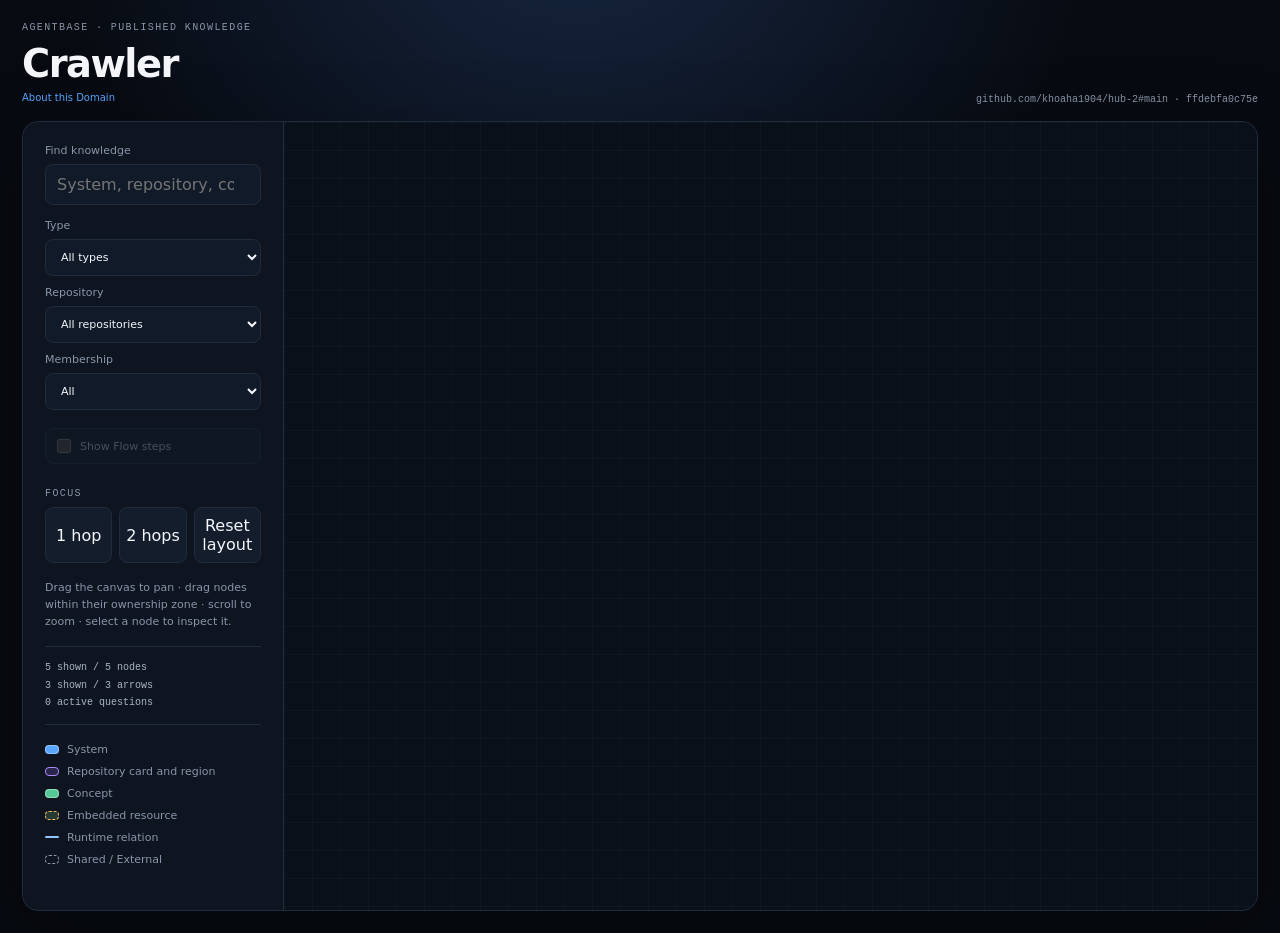
<file: crawler-c0/index.html>
<!doctype html>
<html lang="en">
<head>
  <meta charset="utf-8">
  <meta name="viewport" content="width=device-width,initial-scale=1">
  <meta http-equiv="Content-Security-Policy" content="default-src 'self'; script-src 'self'; style-src 'self'; connect-src 'self'; img-src 'self' data:; object-src 'none'; base-uri 'none'">
  <title>AgentBase Domain Map</title>
  <link rel="stylesheet" href="assets/app.css?build=6-ffdebfa0c75e28d050f98c53872717b059e1aa14">
</head>
<body>
  <main class="shell">
    <header class="topbar">
      <div>
        <p class="eyebrow">AgentBase · Published knowledge</p>
        <h1 id="domain-title">Domain map</h1>
        <button id="domain-details" class="text-button" type="button">About this Domain</button>
      </div>
      <div class="snapshot" id="snapshot"></div>
    </header>
    <section class="workspace">
      <aside class="controls" aria-label="Map controls">
        <label class="search-label" for="search">Find knowledge</label>
        <input id="search" type="search" placeholder="System, repository, component…" autocomplete="off">
        <div class="control-grid">
          <label>Type<select id="type-filter"><option value="all">All types</option></select></label>
          <label>Repository<select id="repository-filter"><option value="all">All repositories</option></select></label>
          <label>Membership<select id="membership-filter"><option value="all">All</option><option value="primary">Primary</option><option value="boundary">Boundary</option></select></label>
        </div>
        <label class="toggle"><input id="flow-toggle" type="checkbox"> Show Flow steps</label>
        <p class="section-label">Focus</p>
        <div class="button-row">
          <button id="focus-one" type="button">1 hop</button>
          <button id="focus-two" type="button">2 hops</button>
          <button id="reset" type="button">Reset layout</button>
        </div>
        <p class="hint">Drag the canvas to pan · drag nodes within their ownership zone · scroll to zoom · select a node to inspect it.</p>
        <div id="stats" class="stats" aria-live="polite"></div>
        <div class="legend" aria-label="Map legend">
          <span><i class="swatch system"></i>System</span>
          <span><i class="swatch repository"></i>Repository card and region</span>
          <span><i class="swatch concept"></i>Concept</span>
          <span><i class="swatch embedded"></i>Embedded resource</span>
          <span><i class="swatch runtime"></i>Runtime relation</span>
          <span><i class="swatch boundary"></i>Shared / External</span>
        </div>
      </aside>
      <section class="stage" aria-label="Interactive 2D Domain knowledge map">
        <div id="graph" role="img" aria-label="Published Domain concepts and accepted relations" tabindex="0"></div>
        <div id="fallback" class="fallback" hidden>
          <h2>Knowledge map unavailable</h2>
          <p>The Published snapshot remains available in <code>data/domain.json</code>.</p>
        </div>
      </section>
      <aside class="details" aria-live="polite">
        <div class="details-heading">
          <p class="section-label">Selection</p>
          <button id="close-details" class="icon-button" type="button" aria-label="Close node details">×</button>
        </div>
        <h2 id="detail-title">Choose a node</h2>
        <p id="detail-type" class="detail-type">Published concept details appear here.</p>
        <p id="detail-description" class="detail-description"></p>
        <button id="view-document" class="primary-button" type="button" disabled>View document</button>
        <div id="detail-meta"></div>
      </aside>
    </section>
  </main>
  <dialog id="document-dialog" aria-labelledby="document-title">
    <form method="dialog" class="document-card">
      <div class="details-heading">
        <p class="section-label">Published document overview</p>
        <button class="icon-button" type="submit" aria-label="Close document overview">×</button>
      </div>
      <h2 id="document-title">Document overview</h2>
      <p id="document-type" class="detail-type"></p>
      <p id="document-description" class="detail-description"></p>
      <div id="document-meta"></div>
      <p class="dialog-note">This is a bounded overview from the Published snapshot. Read the exact Markdown concept through MCP when full content is needed.</p>
    </form>
  </dialog>
  <script src="assets/cytoscape.min.js?build=6-ffdebfa0c75e28d050f98c53872717b059e1aa14"></script>
  <script type="module" src="assets/app.js?build=6-ffdebfa0c75e28d050f98c53872717b059e1aa14"></script>
</body>
</html>
</file>
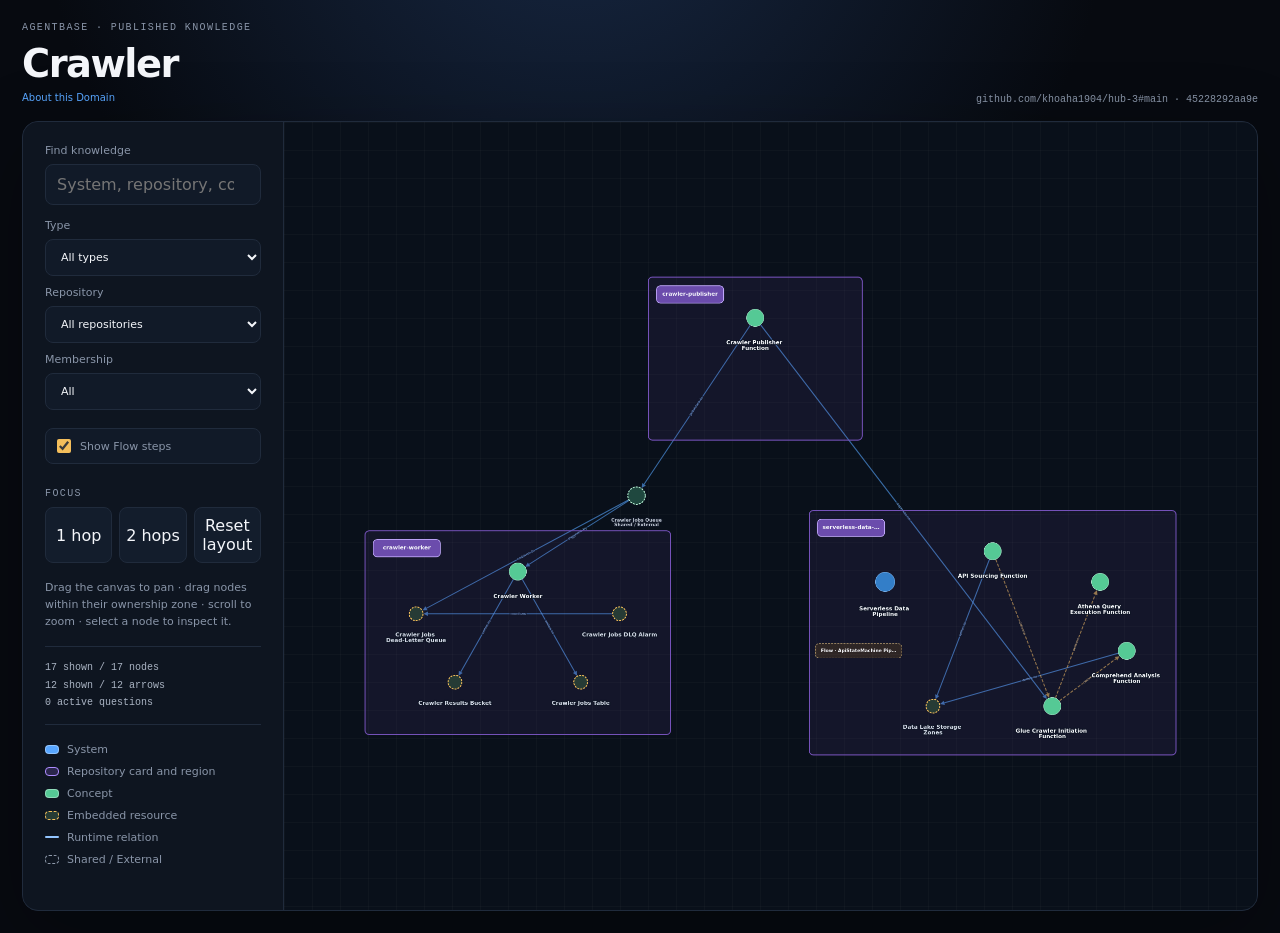
<file: crawler/index.html>
<!doctype html>
<html lang="en">
<head>
  <meta charset="utf-8">
  <meta name="viewport" content="width=device-width,initial-scale=1">
  <meta http-equiv="Content-Security-Policy" content="default-src 'self'; script-src 'self'; style-src 'self'; connect-src 'self'; img-src 'self' data:; object-src 'none'; base-uri 'none'">
  <title>AgentBase Domain Map</title>
  <link rel="stylesheet" href="assets/app.css?build=7-45228292aa9ed56ebeb1e42a5216cf6a07133a3c">
</head>
<body>
  <main class="shell">
    <header class="topbar">
      <div>
        <p class="eyebrow">AgentBase · Published knowledge</p>
        <h1 id="domain-title">Domain map</h1>
        <button id="domain-details" class="text-button" type="button">About this Domain</button>
      </div>
      <div class="snapshot" id="snapshot"></div>
    </header>
    <section class="workspace">
      <aside class="controls" aria-label="Map controls">
        <label class="search-label" for="search">Find knowledge</label>
        <input id="search" type="search" placeholder="System, repository, component…" autocomplete="off">
        <div class="control-grid">
          <label>Type<select id="type-filter"><option value="all">All types</option></select></label>
          <label>Repository<select id="repository-filter"><option value="all">All repositories</option></select></label>
          <label>Membership<select id="membership-filter"><option value="all">All</option><option value="primary">Primary</option><option value="boundary">Boundary</option></select></label>
        </div>
        <label class="toggle"><input id="flow-toggle" type="checkbox" checked> Show Flow steps</label>
        <p class="section-label">Focus</p>
        <div class="button-row">
          <button id="focus-one" type="button">1 hop</button>
          <button id="focus-two" type="button">2 hops</button>
          <button id="reset" type="button">Reset layout</button>
        </div>
        <p class="hint">Drag the canvas to pan · drag nodes within their ownership zone · scroll to zoom · select a node to inspect it.</p>
        <div id="stats" class="stats" aria-live="polite"></div>
        <div class="legend" aria-label="Map legend">
          <span><i class="swatch system"></i>System</span>
          <span><i class="swatch repository"></i>Repository card and region</span>
          <span><i class="swatch concept"></i>Concept</span>
          <span><i class="swatch embedded"></i>Embedded resource</span>
          <span><i class="swatch runtime"></i>Runtime relation</span>
          <span><i class="swatch boundary"></i>Shared / External</span>
        </div>
      </aside>
      <section class="stage" aria-label="Interactive 2D Domain knowledge map">
        <div id="graph" role="img" aria-label="Published Domain concepts and accepted relations" tabindex="0"></div>
        <div id="fallback" class="fallback" hidden>
          <h2>Knowledge map unavailable</h2>
          <p>The Published snapshot remains available in <code>data/domain.json</code>.</p>
        </div>
      </section>
      <aside class="details" aria-live="polite">
        <div class="details-heading">
          <p class="section-label">Selection</p>
          <button id="close-details" class="icon-button" type="button" aria-label="Close node details">×</button>
        </div>
        <h2 id="detail-title">Choose a node</h2>
        <p id="detail-type" class="detail-type">Published concept details appear here.</p>
        <p id="detail-description" class="detail-description"></p>
        <button id="view-document" class="primary-button" type="button" disabled>View document</button>
        <div id="detail-meta"></div>
      </aside>
    </section>
  </main>
  <dialog id="document-dialog" aria-labelledby="document-title">
    <form method="dialog" class="document-card">
      <div class="details-heading">
        <p class="section-label">Published document overview</p>
        <button class="icon-button" type="submit" aria-label="Close document overview">×</button>
      </div>
      <h2 id="document-title">Document overview</h2>
      <p id="document-type" class="detail-type"></p>
      <p id="document-description" class="detail-description"></p>
      <div id="document-meta"></div>
      <p class="dialog-note">This is a bounded overview from the Published snapshot. Read the exact Markdown concept through MCP when full content is needed.</p>
    </form>
  </dialog>
  <script src="assets/cytoscape.min.js?build=7-45228292aa9ed56ebeb1e42a5216cf6a07133a3c"></script>
  <script type="module" src="assets/app.js?build=7-45228292aa9ed56ebeb1e42a5216cf6a07133a3c"></script>
</body>
</html>
</file>
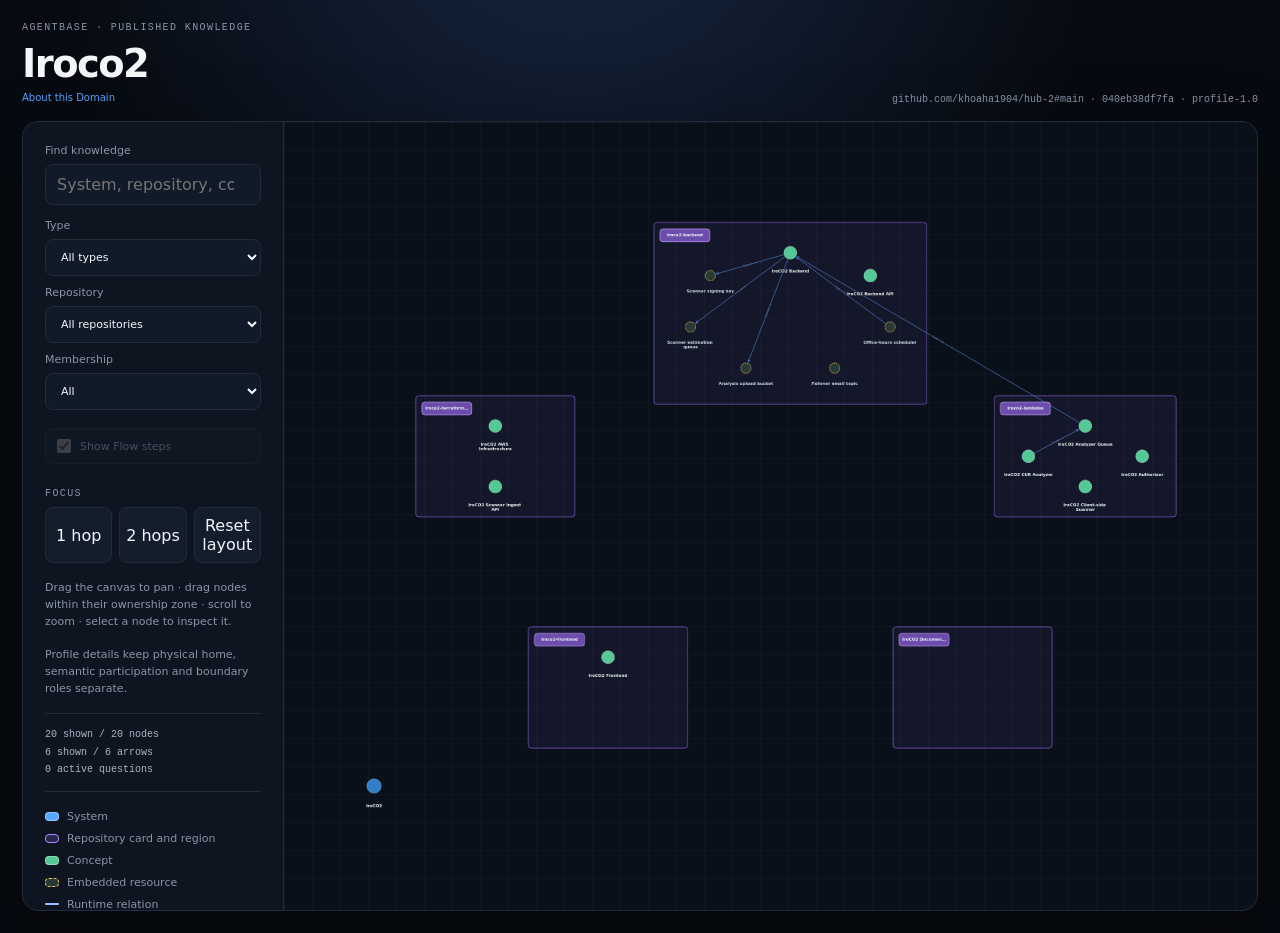
<file: iroco2/index.html>
<!doctype html>
<html lang="en">
<head>
  <meta charset="utf-8">
  <meta name="viewport" content="width=device-width,initial-scale=1">
  <meta http-equiv="Content-Security-Policy" content="default-src 'self'; script-src 'self'; style-src 'self'; connect-src 'self'; img-src 'self' data:; object-src 'none'; base-uri 'none'">
  <title>AgentBase Domain Map</title>
  <link rel="stylesheet" href="assets/app.css?build=8-040eb38df7fa83ec771f1bef96d31d286338b020">
</head>
<body>
  <main class="shell">
    <header class="topbar">
      <div>
        <p class="eyebrow">AgentBase · Published knowledge</p>
        <h1 id="domain-title">Domain map</h1>
        <button id="domain-details" class="text-button" type="button">About this Domain</button>
      </div>
      <div class="snapshot" id="snapshot"></div>
    </header>
    <section class="workspace">
      <aside class="controls" aria-label="Map controls">
        <label class="search-label" for="search">Find knowledge</label>
        <input id="search" type="search" placeholder="System, repository, component…" autocomplete="off">
        <div class="control-grid">
          <label>Type<select id="type-filter"><option value="all">All types</option></select></label>
          <label>Repository<select id="repository-filter"><option value="all">All repositories</option></select></label>
          <label>Membership<select id="membership-filter"><option value="all">All</option><option value="primary">Primary</option><option value="boundary">Boundary</option></select></label>
        </div>
        <label class="toggle"><input id="flow-toggle" type="checkbox" checked> Show Flow steps</label>
        <p class="section-label">Focus</p>
        <div class="button-row">
          <button id="focus-one" type="button">1 hop</button>
          <button id="focus-two" type="button">2 hops</button>
          <button id="reset" type="button">Reset layout</button>
        </div>
        <p class="hint">Drag the canvas to pan · drag nodes within their ownership zone · scroll to zoom · select a node to inspect it.</p>
        <p class="hint">Profile details keep physical home, semantic participation and boundary roles separate.</p>
        <div id="stats" class="stats" aria-live="polite"></div>
        <div class="legend" aria-label="Map legend">
          <span><i class="swatch system"></i>System</span>
          <span><i class="swatch repository"></i>Repository card and region</span>
          <span><i class="swatch concept"></i>Concept</span>
          <span><i class="swatch embedded"></i>Embedded resource</span>
          <span><i class="swatch runtime"></i>Runtime relation</span>
          <span><i class="swatch boundary"></i>Shared / External</span>
        </div>
      </aside>
      <section class="stage" aria-label="Interactive 2D Domain knowledge map">
        <div id="graph" role="img" aria-label="Published Domain concepts and accepted relations" tabindex="0"></div>
        <div id="fallback" class="fallback" hidden>
          <h2>Knowledge map unavailable</h2>
          <p>The Published snapshot remains available in <code>data/domain.json</code>.</p>
        </div>
      </section>
      <aside class="details" aria-live="polite">
        <div class="details-heading">
          <p class="section-label">Selection</p>
          <button id="close-details" class="icon-button" type="button" aria-label="Close node details">×</button>
        </div>
        <h2 id="detail-title">Choose a node</h2>
        <p id="detail-type" class="detail-type">Published concept details appear here.</p>
        <p id="detail-description" class="detail-description"></p>
        <button id="view-document" class="primary-button" type="button" disabled>View document</button>
        <div id="detail-meta"></div>
      </aside>
    </section>
  </main>
  <dialog id="document-dialog" aria-labelledby="document-title">
    <form method="dialog" class="document-card">
      <div class="details-heading">
        <p class="section-label">Published document overview</p>
        <button class="icon-button" type="submit" aria-label="Close document overview">×</button>
      </div>
      <h2 id="document-title">Document overview</h2>
      <p id="document-type" class="detail-type"></p>
      <p id="document-description" class="detail-description"></p>
      <div id="document-meta"></div>
      <p class="dialog-note">This is a bounded overview from the Published snapshot. Read the exact Markdown concept through MCP when full content is needed.</p>
    </form>
  </dialog>
  <script src="assets/cytoscape.min.js?build=8-040eb38df7fa83ec771f1bef96d31d286338b020"></script>
  <script type="module" src="assets/app.js?build=8-040eb38df7fa83ec771f1bef96d31d286338b020"></script>
</body>
</html>
</file>
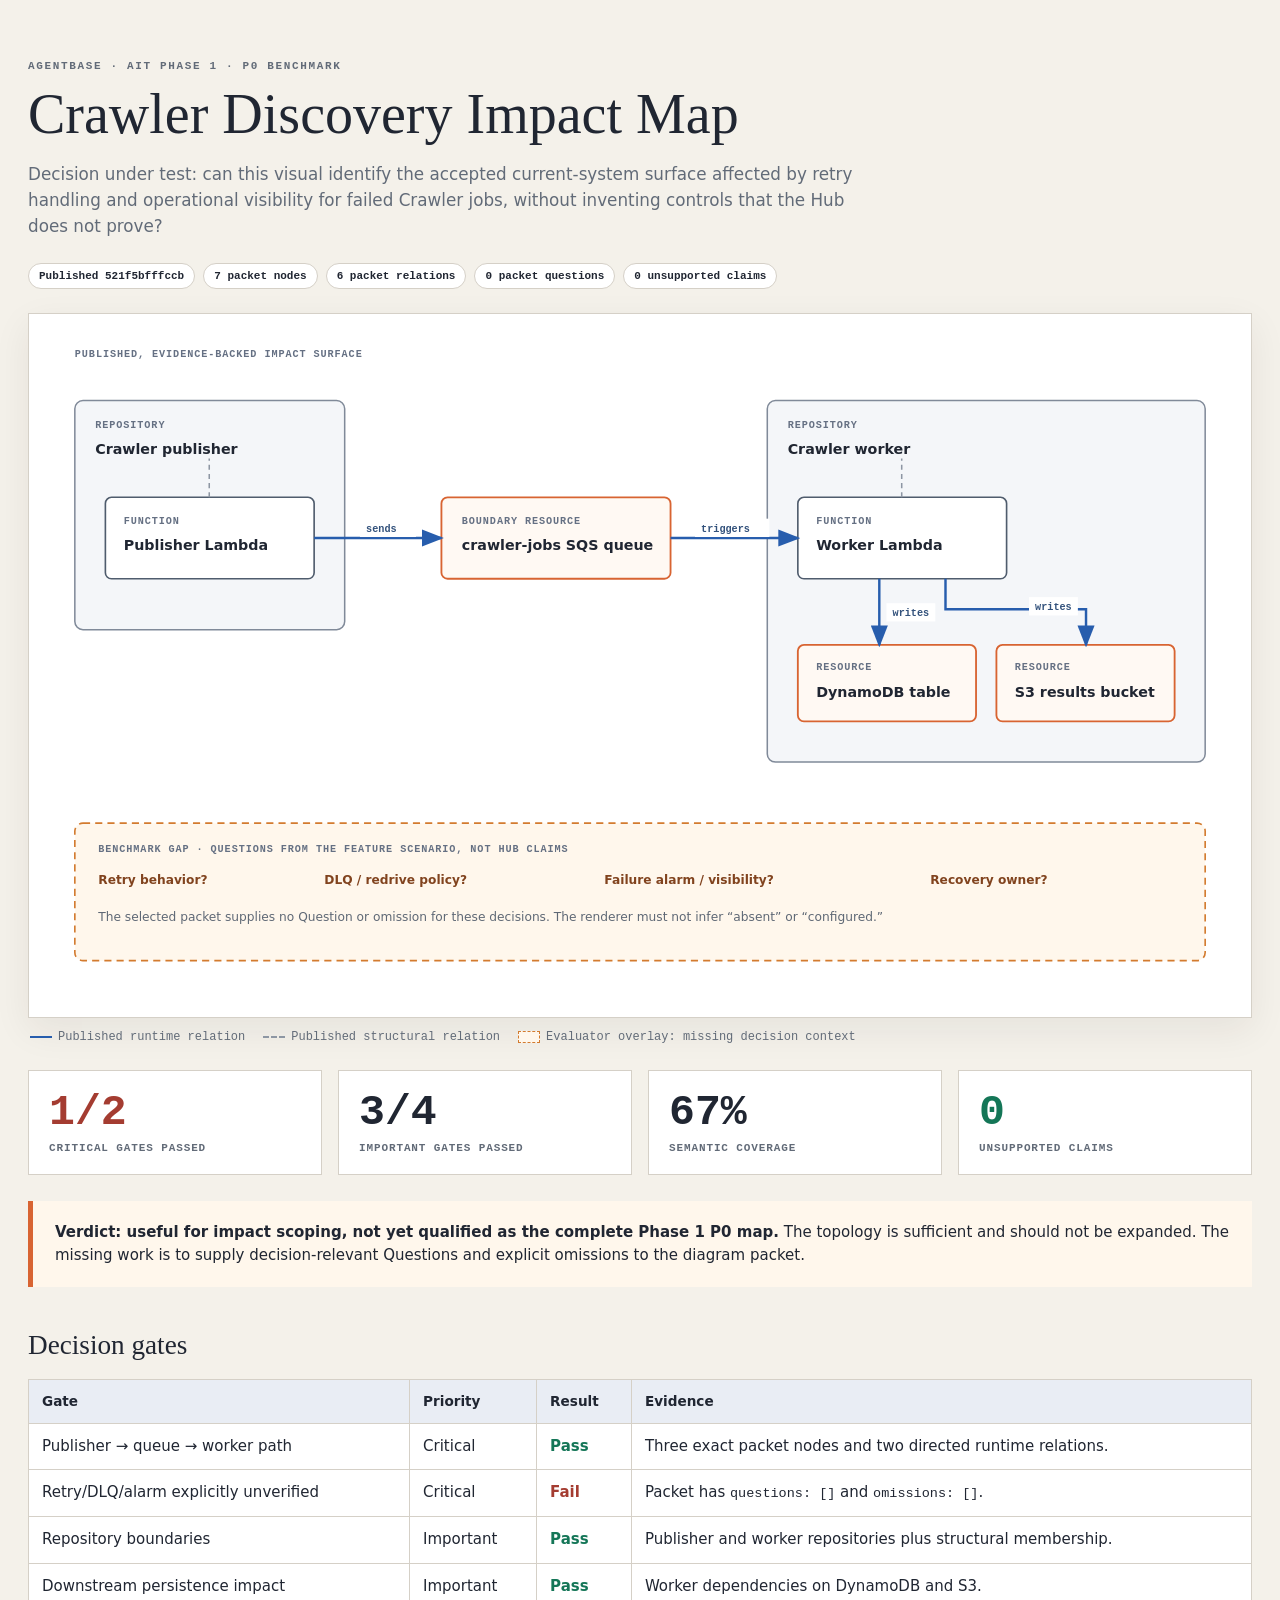
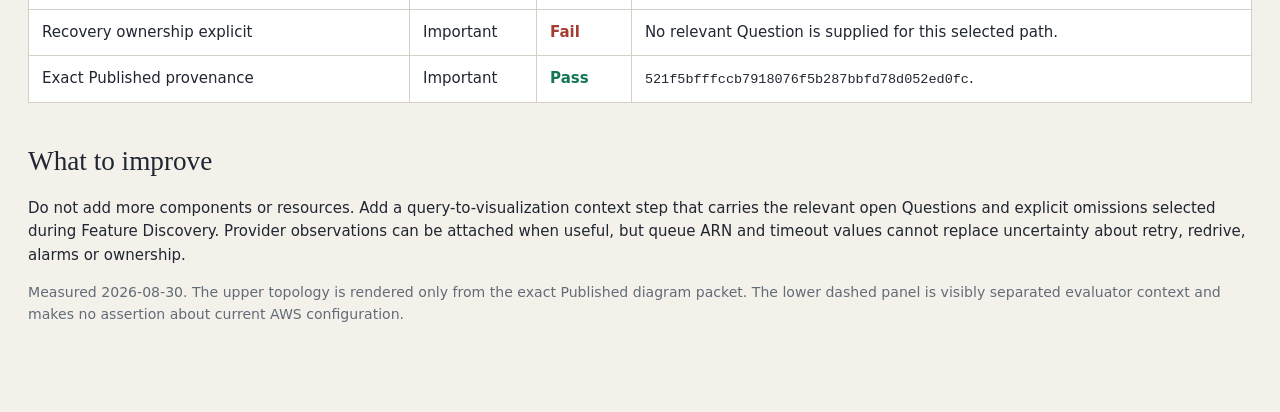
<file: review/ait-discovery-impact-521f5bf/index.html>
<!doctype html>
<html lang="en">
<head>
  <meta charset="utf-8">
  <meta name="viewport" content="width=device-width, initial-scale=1">
  <title>Crawler Discovery Impact Map · AgentBase AIT benchmark</title>
  <style>
    :root{--paper:#f4f1ea;--ink:#202632;--muted:#626b78;--blue:#275dad;--orange:#d86432;--green:#147657;--red:#a43c31;--line:#d5d0c7;--panel:#fff;--soft:#e9edf4;--warn:#fff7ec}*{box-sizing:border-box}body{margin:0;background:var(--paper);color:var(--ink);font:15px/1.55 system-ui,-apple-system,"Segoe UI",sans-serif}main{max-width:1280px;margin:auto;padding:48px 28px 72px}.eyebrow{color:var(--muted);font:700 11px/1.4 ui-monospace,monospace;letter-spacing:.15em;text-transform:uppercase}h1,h2{font-family:Georgia,"Times New Roman",serif;font-weight:400}h1{font-size:clamp(2rem,5vw,3.5rem);line-height:1.05;margin:.4rem 0 1rem}h2{font-size:1.7rem;margin:2.3rem 0 .8rem}.lede{max-width:850px;color:var(--muted);font-size:1.05rem}.meta{display:flex;flex-wrap:wrap;gap:8px;margin:24px 0}.chip{background:#fff;border:1px solid var(--line);border-radius:999px;padding:6px 10px;font:700 11px ui-monospace,monospace}.canvas{overflow-x:auto;background:#fff;border:1px solid var(--line);box-shadow:0 12px 35px #28231b12}.canvas svg{display:block;min-width:1160px;width:100%;height:auto}.repo{fill:#f4f6f9;stroke:#808a99;stroke-width:1.5}.node{fill:#fff;stroke:#4f5c6d;stroke-width:1.6}.resource{fill:#fff9f3;stroke:var(--orange);stroke-width:1.8}.gap{fill:#fff7ec;stroke:#d37b2f;stroke-width:1.6;stroke-dasharray:7 5}.runtime{fill:none;stroke:var(--blue);stroke-width:2.4}.structural{fill:none;stroke:#8d96a3;stroke-width:1.5;stroke-dasharray:5 4}.kind{fill:#657083;font:700 10px ui-monospace,monospace;letter-spacing:.09em}.title{fill:var(--ink);font:650 14px system-ui,sans-serif}.small{fill:#5f6875;font:12px system-ui,sans-serif}.edge{fill:#33527c;font:700 10px ui-monospace,monospace}.warn{fill:#81431e;font:650 12px system-ui,sans-serif}.label-bg{fill:#fff}.legend{display:flex;flex-wrap:wrap;gap:18px;margin:12px 2px;color:var(--muted);font:12px ui-monospace,monospace}.key{display:inline-block;width:22px;border-top:2px solid var(--blue);vertical-align:middle;margin-right:6px}.key.struct{border-top-style:dashed;border-color:#8d96a3}.key.gap-key{height:12px;border:1px dashed #d37b2f;background:var(--warn)}.cards{display:grid;grid-template-columns:repeat(auto-fit,minmax(220px,1fr));gap:16px;margin:26px 0}.card{background:#fff;border:1px solid var(--line);padding:20px}.number{font:700 2.7rem/1 ui-monospace,monospace}.pass{color:var(--green)}.fail{color:var(--red)}.label{margin-top:.5rem;color:var(--muted);font:700 11px ui-monospace,monospace;text-transform:uppercase;letter-spacing:.08em}table{width:100%;border-collapse:collapse;background:#fff}th,td{text-align:left;vertical-align:top;border:1px solid var(--line);padding:11px 13px}th{background:var(--soft);font-size:.85rem}.verdict{background:var(--warn);border-left:5px solid var(--orange);padding:20px 22px;margin:26px 0}.foot{color:var(--muted);font-size:.88rem}code{font-family:ui-monospace,monospace;font-size:.9em}@media(max-width:680px){main{padding:30px 16px 50px}h1{font-size:2.2rem}}
  </style>
</head>
<body>
<main>
  <p class="eyebrow">AgentBase · AIT Phase 1 · P0 benchmark</p>
  <h1>Crawler Discovery Impact Map</h1>
  <p class="lede">Decision under test: can this visual identify the accepted current-system surface affected by retry handling and operational visibility for failed Crawler jobs, without inventing controls that the Hub does not prove?</p>
  <div class="meta">
    <span class="chip">Published 521f5bfffccb</span>
    <span class="chip">7 packet nodes</span>
    <span class="chip">6 packet relations</span>
    <span class="chip">0 packet questions</span>
    <span class="chip">0 unsupported claims</span>
  </div>

  <div class="canvas">
    <svg viewBox="0 0 1200 690" xmlns="http://www.w3.org/2000/svg" role="img" aria-labelledby="map-title map-desc">
      <title id="map-title">Crawler Discovery Impact Map</title>
      <desc id="map-desc">The publisher repository sends jobs through an SQS queue to the worker repository, which persists to DynamoDB and S3. A separate benchmark gap panel identifies retry, redrive, alarm and recovery ownership questions missing from the supplied diagram packet.</desc>
      <defs>
        <marker id="arrow" markerWidth="9" markerHeight="7" refX="8" refY="3.5" orient="auto"><polygon points="0 0,9 3.5,0 7" fill="#275dad"/></marker>
      </defs>
      <rect width="1200" height="690" fill="#fff"/>
      <text class="kind" x="45" y="42">PUBLISHED, EVIDENCE-BACKED IMPACT SURFACE</text>

      <rect class="repo" x="45" y="85" width="265" height="225" rx="8"/>
      <text class="kind" x="65" y="112">REPOSITORY</text>
      <text class="title" x="65" y="137">Crawler publisher</text>
      <rect class="node" x="75" y="180" width="205" height="80" rx="6"/>
      <text class="kind" x="93" y="206">FUNCTION</text>
      <text class="title" x="93" y="232">Publisher Lambda</text>

      <rect class="resource" x="405" y="180" width="225" height="80" rx="6"/>
      <text class="kind" x="425" y="206">BOUNDARY RESOURCE</text>
      <text class="title" x="425" y="232">crawler-jobs SQS queue</text>

      <rect class="repo" x="725" y="85" width="430" height="355" rx="8"/>
      <text class="kind" x="745" y="112">REPOSITORY</text>
      <text class="title" x="745" y="137">Crawler worker</text>
      <rect class="node" x="755" y="180" width="205" height="80" rx="6"/>
      <text class="kind" x="773" y="206">FUNCTION</text>
      <text class="title" x="773" y="232">Worker Lambda</text>
      <rect class="resource" x="755" y="325" width="175" height="75" rx="6"/>
      <text class="kind" x="773" y="350">RESOURCE</text>
      <text class="title" x="773" y="376">DynamoDB table</text>
      <rect class="resource" x="950" y="325" width="175" height="75" rx="6"/>
      <text class="kind" x="968" y="350">RESOURCE</text>
      <text class="title" x="968" y="376">S3 results bucket</text>

      <path class="structural" d="M177 180 V142"/>
      <path class="structural" d="M857 180 V142"/>
      <path class="runtime" marker-end="url(#arrow)" d="M280 220 H405"/>
      <path class="runtime" marker-end="url(#arrow)" d="M630 220 H755"/>
      <path class="runtime" marker-end="url(#arrow)" d="M835 260 V325"/>
      <path class="runtime" marker-end="url(#arrow)" d="M900 260 V290 H1038 V325"/>
      <rect class="label-bg" x="325" y="201" width="55" height="18"/><text class="edge" x="331" y="214">sends</text>
      <rect class="label-bg" x="654" y="201" width="73" height="18"/><text class="edge" x="660" y="214">triggers</text>
      <rect class="label-bg" x="842" y="284" width="48" height="18"/><text class="edge" x="848" y="297">writes</text>
      <rect class="label-bg" x="982" y="278" width="48" height="18"/><text class="edge" x="988" y="291">writes</text>

      <rect class="gap" x="45" y="500" width="1110" height="135" rx="8"/>
      <text class="kind" x="68" y="528">BENCHMARK GAP · QUESTIONS FROM THE FEATURE SCENARIO, NOT HUB CLAIMS</text>
      <text class="warn" x="68" y="560">Retry behavior?</text>
      <text class="warn" x="290" y="560">DLQ / redrive policy?</text>
      <text class="warn" x="565" y="560">Failure alarm / visibility?</text>
      <text class="warn" x="885" y="560">Recovery owner?</text>
      <text class="small" x="68" y="596">The selected packet supplies no Question or omission for these decisions. The renderer must not infer “absent” or “configured.”</text>
    </svg>
  </div>
  <div class="legend"><span><i class="key"></i>Published runtime relation</span><span><i class="key struct"></i>Published structural relation</span><span><i class="key gap-key"></i>Evaluator overlay: missing decision context</span></div>

  <div class="cards">
    <div class="card"><div class="number fail">1/2</div><div class="label">Critical gates passed</div></div>
    <div class="card"><div class="number">3/4</div><div class="label">Important gates passed</div></div>
    <div class="card"><div class="number">67%</div><div class="label">Semantic coverage</div></div>
    <div class="card"><div class="number pass">0</div><div class="label">Unsupported claims</div></div>
  </div>

  <div class="verdict"><strong>Verdict: useful for impact scoping, not yet qualified as the complete Phase 1 P0 map.</strong> The topology is sufficient and should not be expanded. The missing work is to supply decision-relevant Questions and explicit omissions to the diagram packet.</div>

  <h2>Decision gates</h2>
  <table>
    <thead><tr><th>Gate</th><th>Priority</th><th>Result</th><th>Evidence</th></tr></thead>
    <tbody>
      <tr><td>Publisher → queue → worker path</td><td>Critical</td><td class="pass"><strong>Pass</strong></td><td>Three exact packet nodes and two directed runtime relations.</td></tr>
      <tr><td>Retry/DLQ/alarm explicitly unverified</td><td>Critical</td><td class="fail"><strong>Fail</strong></td><td>Packet has <code>questions: []</code> and <code>omissions: []</code>.</td></tr>
      <tr><td>Repository boundaries</td><td>Important</td><td class="pass"><strong>Pass</strong></td><td>Publisher and worker repositories plus structural membership.</td></tr>
      <tr><td>Downstream persistence impact</td><td>Important</td><td class="pass"><strong>Pass</strong></td><td>Worker dependencies on DynamoDB and S3.</td></tr>
      <tr><td>Recovery ownership explicit</td><td>Important</td><td class="fail"><strong>Fail</strong></td><td>No relevant Question is supplied for this selected path.</td></tr>
      <tr><td>Exact Published provenance</td><td>Important</td><td class="pass"><strong>Pass</strong></td><td><code>521f5bfffccb7918076f5b287bbfd78d052ed0fc</code>.</td></tr>
    </tbody>
  </table>

  <h2>What to improve</h2>
  <p>Do not add more components or resources. Add a query-to-visualization context step that carries the relevant open Questions and explicit omissions selected during Feature Discovery. Provider observations can be attached when useful, but queue ARN and timeout values cannot replace uncertainty about retry, redrive, alarms or ownership.</p>
  <p class="foot">Measured 2026-08-30. The upper topology is rendered only from the exact Published diagram packet. The lower dashed panel is visibly separated evaluator context and makes no assertion about current AWS configuration.</p>
</main>
</body>
</html>
</file>
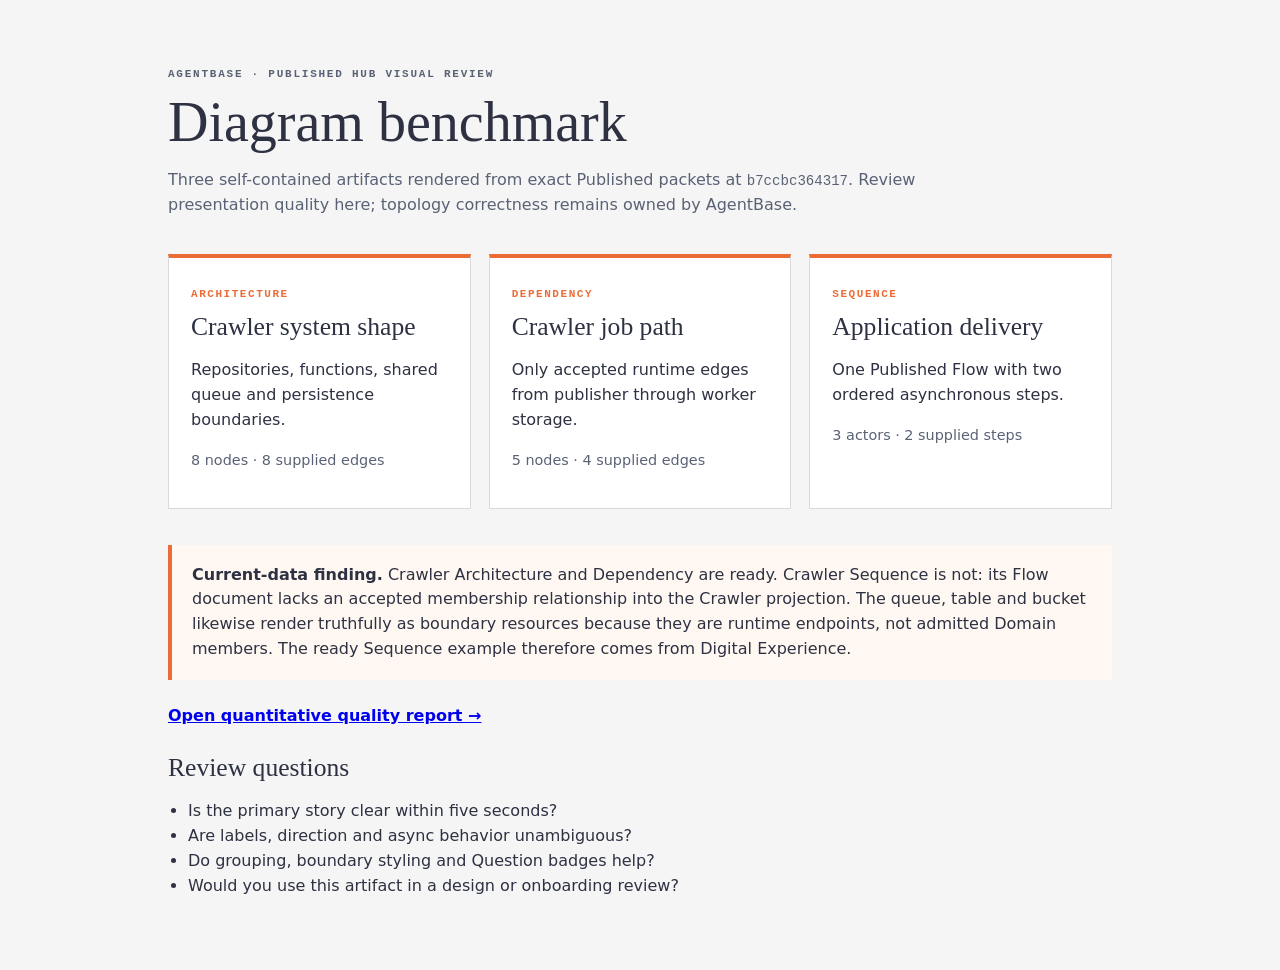
<file: review/diagram-benchmark-b7ccbc3/index.html>
<!doctype html>
<html lang="en">
<head>
  <meta charset="utf-8">
  <meta name="viewport" content="width=device-width, initial-scale=1">
  <title>AgentBase diagram benchmark</title>
  <style>
    :root { color-scheme: light; --paper:#f5f5f5; --ink:#2d3142; --muted:#596275; --accent:#eb6c36; --line:#d7d9df; }
    * { box-sizing: border-box; }
    body { margin:0; background:var(--paper); color:var(--ink); font:16px/1.55 system-ui,-apple-system,"Segoe UI",sans-serif; }
    main { max-width:1000px; margin:auto; padding:56px 28px; }
    .eyebrow { color:var(--muted); font:700 11px/1.4 ui-monospace,monospace; letter-spacing:.16em; text-transform:uppercase; }
    h1 { margin:.45rem 0 .6rem; font:400 clamp(2rem,5vw,3.5rem)/1.05 Georgia,serif; }
    .lede { max-width:760px; color:var(--muted); }
    .cards { display:grid; grid-template-columns:repeat(auto-fit,minmax(240px,1fr)); gap:18px; margin:36px 0; }
    a.card { display:block; min-height:190px; padding:22px; color:inherit; text-decoration:none; background:white; border:1px solid var(--line); border-top:4px solid var(--accent); }
    a.card:hover { border-color:var(--accent); }
    .type { color:var(--accent); font:700 11px/1.4 ui-monospace,monospace; letter-spacing:.14em; text-transform:uppercase; }
    h2 { margin:.45rem 0; font:400 1.6rem/1.2 Georgia,serif; }
    .meta { color:var(--muted); font-size:.9rem; }
    .finding { background:#fff8f2; border-left:4px solid var(--accent); padding:18px 20px; }
    code { font-family:ui-monospace,monospace; font-size:.88em; }
    ul { padding-left:1.25rem; }
  </style>
</head>
<body>
  <main>
    <p class="eyebrow">AgentBase · Published Hub visual review</p>
    <h1>Diagram benchmark</h1>
    <p class="lede">Three self-contained artifacts rendered from exact Published packets at <code>b7ccbc364317</code>. Review presentation quality here; topology correctness remains owned by AgentBase.</p>
    <section class="cards" aria-label="Diagram artifacts">
      <a class="card" href="architecture.html"><span class="type">Architecture</span><h2>Crawler system shape</h2><p>Repositories, functions, shared queue and persistence boundaries.</p><p class="meta">8 nodes · 8 supplied edges</p></a>
      <a class="card" href="dependency.html"><span class="type">Dependency</span><h2>Crawler job path</h2><p>Only accepted runtime edges from publisher through worker storage.</p><p class="meta">5 nodes · 4 supplied edges</p></a>
      <a class="card" href="sequence.html"><span class="type">Sequence</span><h2>Application delivery</h2><p>One Published Flow with two ordered asynchronous steps.</p><p class="meta">3 actors · 2 supplied steps</p></a>
    </section>
    <section class="finding">
      <strong>Current-data finding.</strong> Crawler Architecture and Dependency are ready. Crawler Sequence is not: its Flow document lacks an accepted membership relationship into the Crawler projection. The queue, table and bucket likewise render truthfully as boundary resources because they are runtime endpoints, not admitted Domain members. The ready Sequence example therefore comes from Digital Experience.
    </section>
    <p style="margin:24px 0"><a href="quality-report.html"><strong>Open quantitative quality report →</strong></a></p>
    <h2>Review questions</h2>
    <ul>
      <li>Is the primary story clear within five seconds?</li>
      <li>Are labels, direction and async behavior unambiguous?</li>
      <li>Do grouping, boundary styling and Question badges help?</li>
      <li>Would you use this artifact in a design or onboarding review?</li>
    </ul>
  </main>
</body>
</html>
</file>
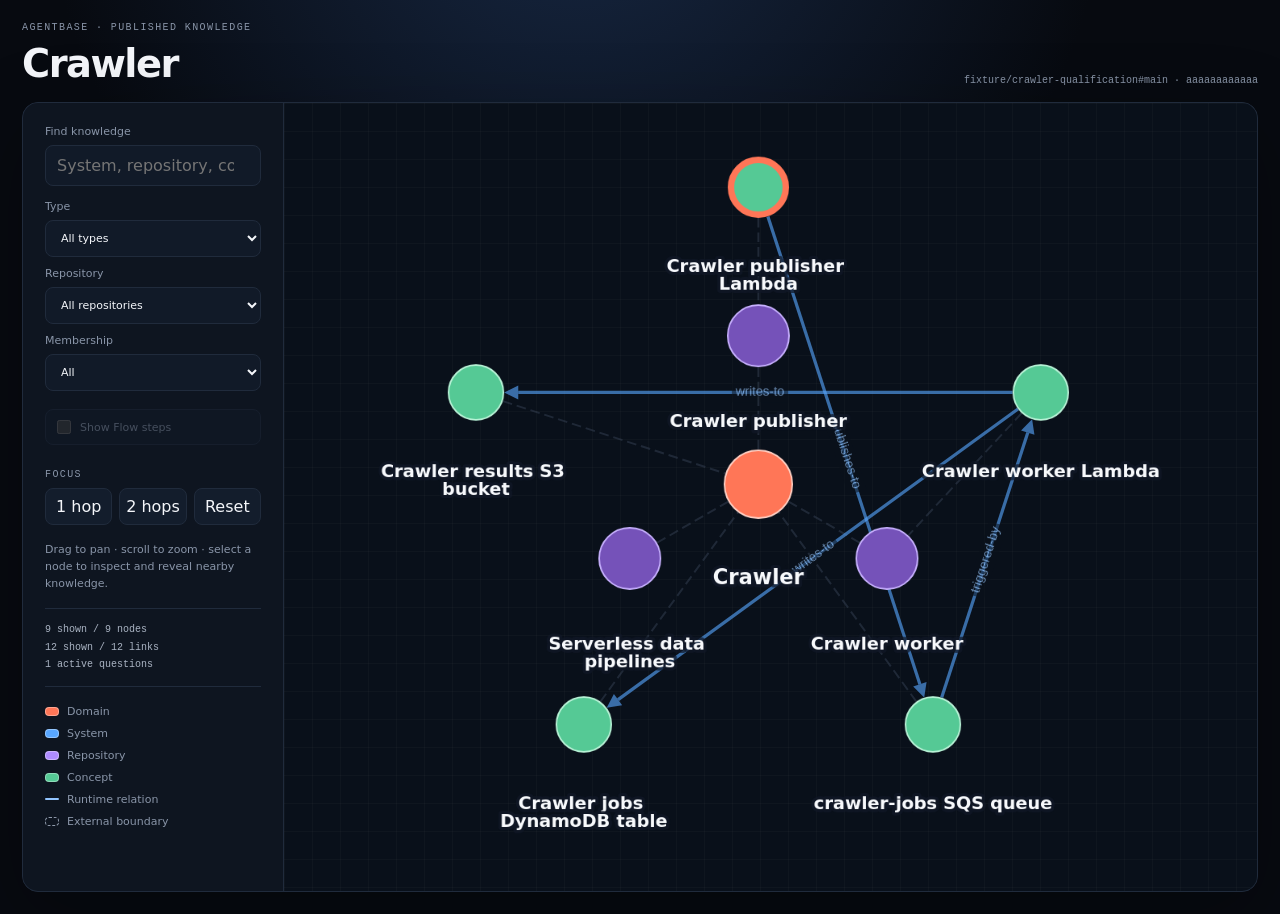
<file: test/crawler/index.html>
<!doctype html>
<html lang="en">
<head>
  <meta charset="utf-8">
  <meta name="viewport" content="width=device-width,initial-scale=1">
  <meta http-equiv="Content-Security-Policy" content="default-src 'self'; script-src 'self'; style-src 'self'; connect-src 'self'; img-src 'self' data:; object-src 'none'; base-uri 'none'">
  <title>AgentBase Domain Map</title>
  <link rel="stylesheet" href="assets/app.css?build=3-aaaaaaaaaaaaaaaaaaaaaaaaaaaaaaaaaaaaaaaa">
</head>
<body>
  <main class="shell">
    <header class="topbar">
      <div>
        <p class="eyebrow">AgentBase · Published knowledge</p>
        <h1 id="domain-title">Domain map</h1>
      </div>
      <div class="snapshot" id="snapshot"></div>
    </header>
    <section class="workspace">
      <aside class="controls" aria-label="Map controls">
        <label class="search-label" for="search">Find knowledge</label>
        <input id="search" type="search" placeholder="System, repository, component…" autocomplete="off">
        <div class="control-grid">
          <label>Type<select id="type-filter"><option value="all">All types</option></select></label>
          <label>Repository<select id="repository-filter"><option value="all">All repositories</option></select></label>
          <label>Membership<select id="membership-filter"><option value="all">All</option><option value="primary">Primary</option><option value="boundary">Boundary</option></select></label>
        </div>
        <label class="toggle"><input id="flow-toggle" type="checkbox"> Show Flow steps</label>
        <p class="section-label">Focus</p>
        <div class="button-row">
          <button id="focus-one" type="button">1 hop</button>
          <button id="focus-two" type="button">2 hops</button>
          <button id="reset" type="button">Reset</button>
        </div>
        <p class="hint">Drag to pan · scroll to zoom · select a node to inspect and reveal nearby knowledge.</p>
        <div id="stats" class="stats" aria-live="polite"></div>
        <div class="legend" aria-label="Map legend">
          <span><i class="swatch domain"></i>Domain</span>
          <span><i class="swatch system"></i>System</span>
          <span><i class="swatch repository"></i>Repository</span>
          <span><i class="swatch concept"></i>Concept</span>
          <span><i class="swatch runtime"></i>Runtime relation</span>
          <span><i class="swatch boundary"></i>External boundary</span>
        </div>
      </aside>
      <section class="stage" aria-label="Interactive 2D Domain knowledge map">
        <div id="graph" role="img" aria-label="Published Domain concepts and accepted relations" tabindex="0"></div>
        <div id="fallback" class="fallback" hidden>
          <h2>Knowledge map unavailable</h2>
          <p>The Published snapshot remains available in <code>data/domain.json</code>.</p>
        </div>
      </section>
      <aside class="details" aria-live="polite">
        <div class="details-heading">
          <p class="section-label">Selection</p>
          <button id="close-details" class="icon-button" type="button" aria-label="Close node details">×</button>
        </div>
        <h2 id="detail-title">Choose a node</h2>
        <p id="detail-type" class="detail-type">Published concept details appear here.</p>
        <p id="detail-description" class="detail-description"></p>
        <button id="view-document" class="primary-button" type="button" disabled>View document</button>
        <div id="detail-meta"></div>
      </aside>
    </section>
  </main>
  <dialog id="document-dialog" aria-labelledby="document-title">
    <form method="dialog" class="document-card">
      <div class="details-heading">
        <p class="section-label">Published document overview</p>
        <button class="icon-button" type="submit" aria-label="Close document overview">×</button>
      </div>
      <h2 id="document-title">Document overview</h2>
      <p id="document-type" class="detail-type"></p>
      <p id="document-description" class="detail-description"></p>
      <div id="document-meta"></div>
      <p class="dialog-note">This is a bounded overview from the Published snapshot. Read the exact Markdown concept through MCP when full content is needed.</p>
    </form>
  </dialog>
  <script src="assets/cytoscape.min.js?build=3-aaaaaaaaaaaaaaaaaaaaaaaaaaaaaaaaaaaaaaaa"></script>
  <script type="module" src="assets/app.js?build=3-aaaaaaaaaaaaaaaaaaaaaaaaaaaaaaaaaaaaaaaa"></script>
</body>
</html>
</file>
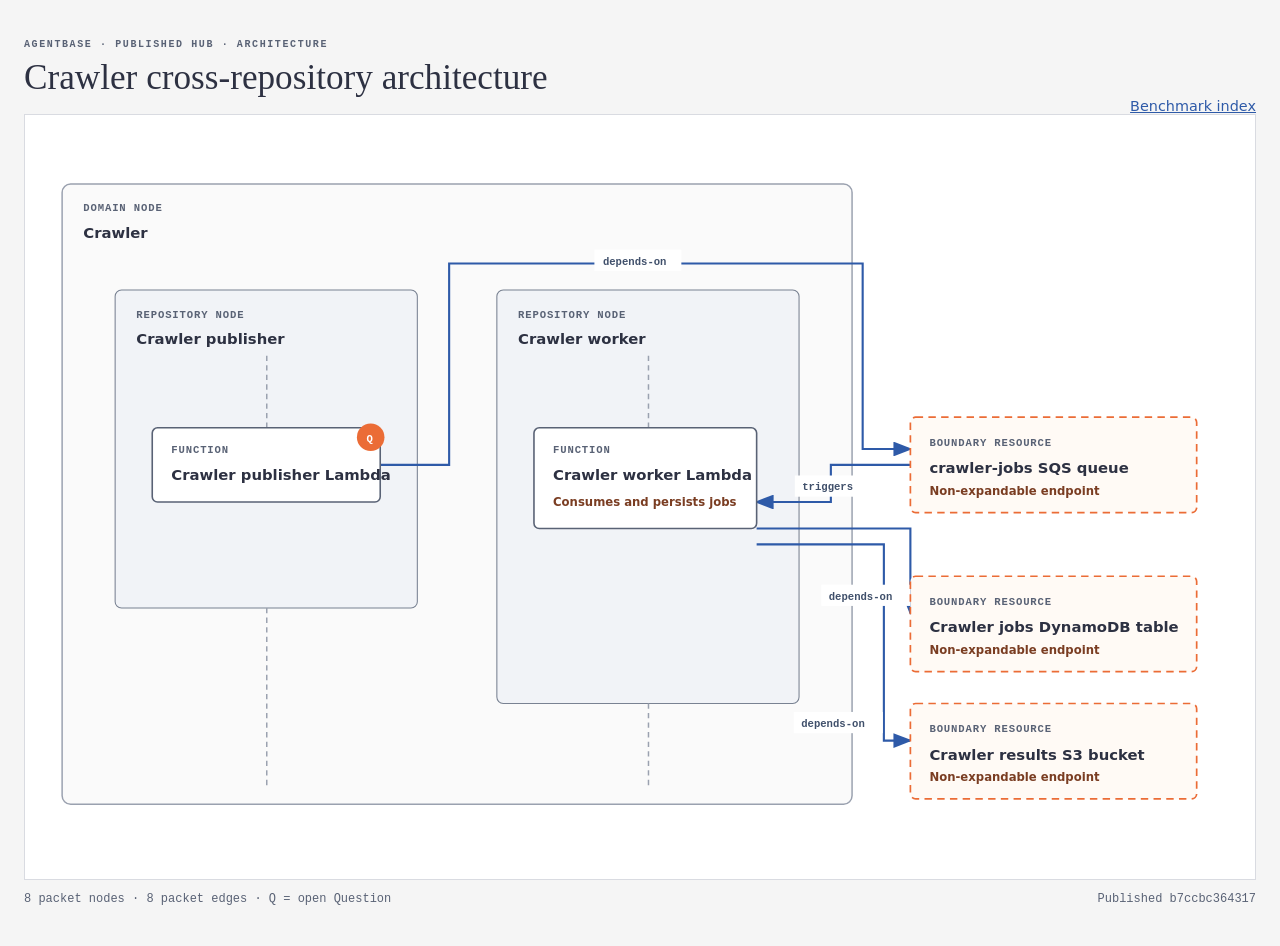
<file: review/diagram-benchmark-b7ccbc3/architecture.html>
<!doctype html>
<html lang="en">
<head>
  <meta charset="utf-8">
  <meta name="viewport" content="width=device-width, initial-scale=1">
  <title>Crawler architecture · AgentBase</title>
  <style>
    *,*::before,*::after{box-sizing:border-box;margin:0;padding:0}:root{--paper:#f5f5f5;--ink:#2d3142;--muted:#596275;--accent:#eb6c36;--blue:#2e5aa8;--line:#9aa1af;--sans:system-ui,-apple-system,"Segoe UI",sans-serif;--serif:Georgia,"Times New Roman",serif;--mono:ui-monospace,"SFMono-Regular",Consolas,monospace}body{background:var(--paper);color:var(--ink);font-family:var(--sans);min-height:100vh;padding:38px 24px}main{margin:auto;max-width:1240px}.top{display:flex;justify-content:space-between;gap:24px;align-items:end}.eyebrow{color:var(--muted);font:700 10px/1.4 var(--mono);letter-spacing:.16em;text-transform:uppercase}h1{font:400 clamp(1.6rem,3vw,2.2rem)/1.15 var(--serif);margin:.35rem 0 1rem}.back{color:var(--blue);font-size:.9rem}svg{display:block;min-width:1000px;width:100%;background:#fff;border:1px solid #d9dbe1}.node{fill:#fff;stroke:#596275;stroke-width:1.5}.repo{fill:#f1f3f7;stroke:#798292}.boundary{fill:#fffaf5;stroke:#eb6c36;stroke-width:1.6;stroke-dasharray:7 5}.domain{fill:#fafafa;stroke:#9aa1af;stroke-width:1.4}.runtime{fill:none;stroke:#2e5aa8;stroke-width:2}.structural{fill:none;stroke:#9aa1af;stroke-width:1.4;stroke-dasharray:5 4}.label-bg{fill:#fff}.title{fill:#2d3142;font:600 14px var(--sans)}.kind{fill:#596275;font:700 10px var(--mono);letter-spacing:.08em;text-transform:uppercase}.edge-label{fill:#40506b;font:600 10px var(--mono)}.note{fill:#7a3d22;font:600 11px var(--sans)}.footer{display:flex;justify-content:space-between;gap:20px;color:var(--muted);font:12px/1.5 var(--mono);margin-top:10px}.badge{fill:#eb6c36}.badge-text{fill:white;font:700 10px var(--mono)}</style>
</head>
<body>
<main>
  <div class="top"><div><p class="eyebrow">AgentBase · Published Hub · Architecture</p><h1>Crawler cross-repository architecture</h1></div><a class="back" href="index.html">Benchmark index</a></div>
  <svg viewBox="0 0 1160 720" xmlns="http://www.w3.org/2000/svg" role="img" aria-labelledby="diagram-title diagram-desc">
    <title id="diagram-title">Crawler cross-repository architecture</title>
    <desc id="diagram-desc">Eight Published nodes and eight supplied structural or runtime edges connect publisher and worker repositories through boundary resources.</desc>
    <defs><marker id="arrow" markerWidth="9" markerHeight="7" refX="8" refY="3.5" orient="auto"><polygon points="0 0,9 3.5,0 7" fill="#2e5aa8"/></marker></defs>
    <rect width="1160" height="720" fill="#fff"/>
    <!-- groups/nodes that also represent exact packet nodes -->
    <rect class="domain" x="35" y="65" width="745" height="585" rx="8"/>
    <text class="kind" x="55" y="91">Domain node</text><text class="title" x="55" y="116">Crawler</text>
    <rect class="repo" x="85" y="165" width="285" height="300" rx="6"/>
    <text class="kind" x="105" y="191">Repository node</text><text class="title" x="105" y="216">Crawler publisher</text>
    <rect class="repo" x="445" y="165" width="285" height="390" rx="6"/>
    <text class="kind" x="465" y="191">Repository node</text><text class="title" x="465" y="216">Crawler worker</text>
    <!-- connectors before leaf nodes -->
    <path class="structural" d="M228 295 V225"/><path class="structural" d="M228 465 V635"/>
    <path class="structural" d="M588 295 V225"/><path class="structural" d="M588 555 V635"/>
    <path class="runtime" marker-end="url(#arrow)" d="M335 330 H400 V140 H790 V315 H835"/>
    <path class="runtime" marker-end="url(#arrow)" d="M835 330 H760 V365 H690"/>
    <path class="runtime" marker-end="url(#arrow)" d="M690 390 H835 V470"/>
    <path class="runtime" marker-end="url(#arrow)" d="M690 405 H810 V590 H835"/>
    <rect class="label-bg" x="537" y="127" width="82" height="20"/><text class="edge-label" x="545" y="141">depends-on</text>
    <rect class="label-bg" x="726" y="340" width="75" height="20"/><text class="edge-label" x="733" y="354">triggers</text>
    <rect class="label-bg" x="751" y="443" width="84" height="20"/><text class="edge-label" x="758" y="457">depends-on</text>
    <rect class="label-bg" x="725" y="563" width="84" height="20"/><text class="edge-label" x="732" y="577">depends-on</text>
    <!-- leaf nodes -->
    <rect class="node" x="120" y="295" width="215" height="70" rx="5"/><text class="kind" x="138" y="319">Function</text><text class="title" x="138" y="344">Crawler publisher Lambda</text>
    <circle class="badge" cx="326" cy="304" r="13"/><text class="badge-text" x="322" y="308">Q</text>
    <rect class="node" x="480" y="295" width="210" height="95" rx="5"/><text class="kind" x="498" y="319">Function</text><text class="title" x="498" y="344">Crawler worker Lambda</text><text class="note" x="498" y="369">Consumes and persists jobs</text>
    <rect class="boundary" x="835" y="285" width="270" height="90" rx="5"/><text class="kind" x="853" y="312">Boundary resource</text><text class="title" x="853" y="338">crawler-jobs SQS queue</text><text class="note" x="853" y="358">Non-expandable endpoint</text>
    <rect class="boundary" x="835" y="435" width="270" height="90" rx="5"/><text class="kind" x="853" y="462">Boundary resource</text><text class="title" x="853" y="488">Crawler jobs DynamoDB table</text><text class="note" x="853" y="508">Non-expandable endpoint</text>
    <rect class="boundary" x="835" y="555" width="270" height="90" rx="5"/><text class="kind" x="853" y="582">Boundary resource</text><text class="title" x="853" y="608">Crawler results S3 bucket</text><text class="note" x="853" y="628">Non-expandable endpoint</text>
  </svg>
  <div class="footer"><span>8 packet nodes · 8 packet edges · Q = open Question</span><span>Published b7ccbc364317</span></div>
</main>
</body>
</html>
</file>
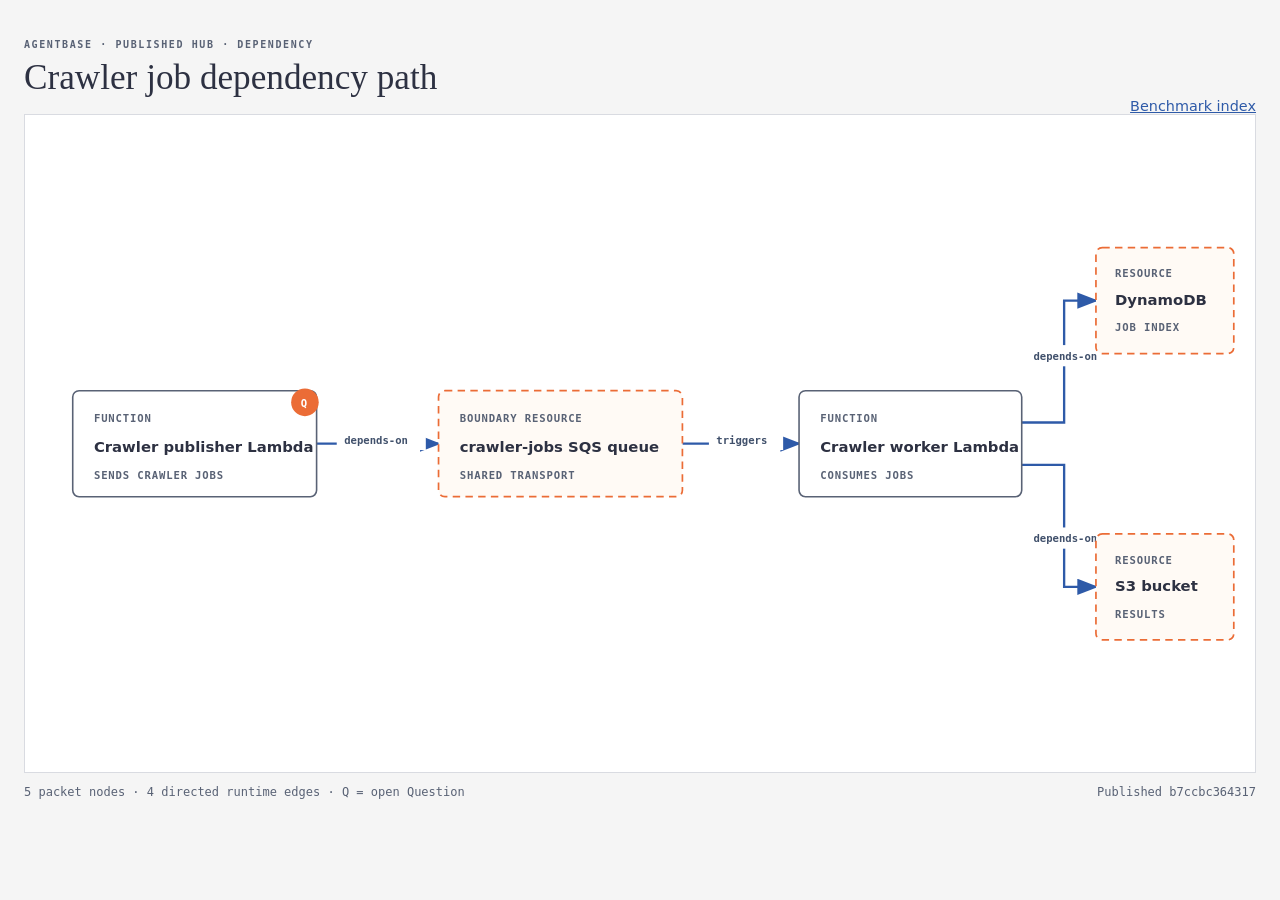
<file: review/diagram-benchmark-b7ccbc3/dependency.html>
<!doctype html>
<html lang="en">
<head>
  <meta charset="utf-8">
  <meta name="viewport" content="width=device-width, initial-scale=1">
  <title>Crawler dependencies · AgentBase</title>
  <style>
    *,*::before,*::after{box-sizing:border-box;margin:0;padding:0}:root{--paper:#f5f5f5;--ink:#2d3142;--muted:#596275;--accent:#eb6c36;--blue:#2e5aa8;--sans:system-ui,-apple-system,"Segoe UI",sans-serif;--serif:Georgia,"Times New Roman",serif;--mono:ui-monospace,"SFMono-Regular",Consolas,monospace}body{background:var(--paper);color:var(--ink);font-family:var(--sans);min-height:100vh;padding:38px 24px}main{margin:auto;max-width:1240px}.top{display:flex;justify-content:space-between;gap:24px;align-items:end}.eyebrow{color:var(--muted);font:700 10px/1.4 var(--mono);letter-spacing:.16em;text-transform:uppercase}h1{font:400 clamp(1.6rem,3vw,2.2rem)/1.15 var(--serif);margin:.35rem 0 1rem}.back{color:var(--blue);font-size:.9rem}svg{display:block;min-width:1000px;width:100%;background:#fff;border:1px solid #d9dbe1}.node{fill:#fff;stroke:#596275;stroke-width:1.5}.boundary{fill:#fffaf5;stroke:#eb6c36;stroke-width:1.6;stroke-dasharray:7 5}.runtime{fill:none;stroke:#2e5aa8;stroke-width:2.2}.label-bg{fill:#fff}.title{fill:#2d3142;font:600 14px var(--sans)}.kind{fill:#596275;font:700 10px var(--mono);letter-spacing:.08em;text-transform:uppercase}.edge-label{fill:#40506b;font:600 10px var(--mono)}.footer{display:flex;justify-content:space-between;gap:20px;color:var(--muted);font:12px/1.5 var(--mono);margin-top:10px}.badge{fill:#eb6c36}.badge-text{fill:white;font:700 10px var(--mono)}</style>
</head>
<body>
<main>
  <div class="top"><div><p class="eyebrow">AgentBase · Published Hub · Dependency</p><h1>Crawler job dependency path</h1></div><a class="back" href="index.html">Benchmark index</a></div>
  <svg viewBox="0 0 1160 620" xmlns="http://www.w3.org/2000/svg" role="img" aria-labelledby="diagram-title diagram-desc">
    <title id="diagram-title">Crawler job dependency path</title>
    <desc id="diagram-desc">Five Published nodes connected by exactly four directed runtime edges from publisher through the shared queue to worker storage.</desc>
    <defs><marker id="arrow" markerWidth="9" markerHeight="7" refX="8" refY="3.5" orient="auto"><polygon points="0 0,9 3.5,0 7" fill="#2e5aa8"/></marker></defs>
    <rect width="1160" height="620" fill="#fff"/>
    <!-- connectors -->
    <path class="runtime" marker-end="url(#arrow)" d="M275 310 H390"/>
    <path class="runtime" marker-end="url(#arrow)" d="M620 310 H730"/>
    <path class="runtime" marker-end="url(#arrow)" d="M940 290 H980 V175 H1010"/>
    <path class="runtime" marker-end="url(#arrow)" d="M940 330 H980 V445 H1010"/>
    <rect class="label-bg" x="294" y="296" width="84" height="20"/><text class="edge-label" x="301" y="310">depends-on</text>
    <rect class="label-bg" x="645" y="296" width="70" height="20"/><text class="edge-label" x="652" y="310">triggers</text>
    <rect class="label-bg" x="944" y="217" width="84" height="20"/><text class="edge-label" x="951" y="231">depends-on</text>
    <rect class="label-bg" x="944" y="389" width="84" height="20"/><text class="edge-label" x="951" y="403">depends-on</text>
    <!-- nodes -->
    <rect class="node" x="45" y="260" width="230" height="100" rx="6"/><text class="kind" x="65" y="290">Function</text><text class="title" x="65" y="318">Crawler publisher Lambda</text><text class="kind" x="65" y="343">Sends crawler jobs</text>
    <circle class="badge" cx="264" cy="271" r="13"/><text class="badge-text" x="260" y="275">Q</text>
    <rect class="boundary" x="390" y="260" width="230" height="100" rx="6"/><text class="kind" x="410" y="290">Boundary resource</text><text class="title" x="410" y="318">crawler-jobs SQS queue</text><text class="kind" x="410" y="343">Shared transport</text>
    <rect class="node" x="730" y="260" width="210" height="100" rx="6"/><text class="kind" x="750" y="290">Function</text><text class="title" x="750" y="318">Crawler worker Lambda</text><text class="kind" x="750" y="343">Consumes jobs</text>
    <rect class="boundary" x="1010" y="125" width="130" height="100" rx="6"/><text class="kind" x="1028" y="153">Resource</text><text class="title" x="1028" y="179">DynamoDB</text><text class="kind" x="1028" y="204">Job index</text>
    <rect class="boundary" x="1010" y="395" width="130" height="100" rx="6"/><text class="kind" x="1028" y="423">Resource</text><text class="title" x="1028" y="449">S3 bucket</text><text class="kind" x="1028" y="474">Results</text>
  </svg>
  <div class="footer"><span>5 packet nodes · 4 directed runtime edges · Q = open Question</span><span>Published b7ccbc364317</span></div>
</main>
</body>
</html>
</file>
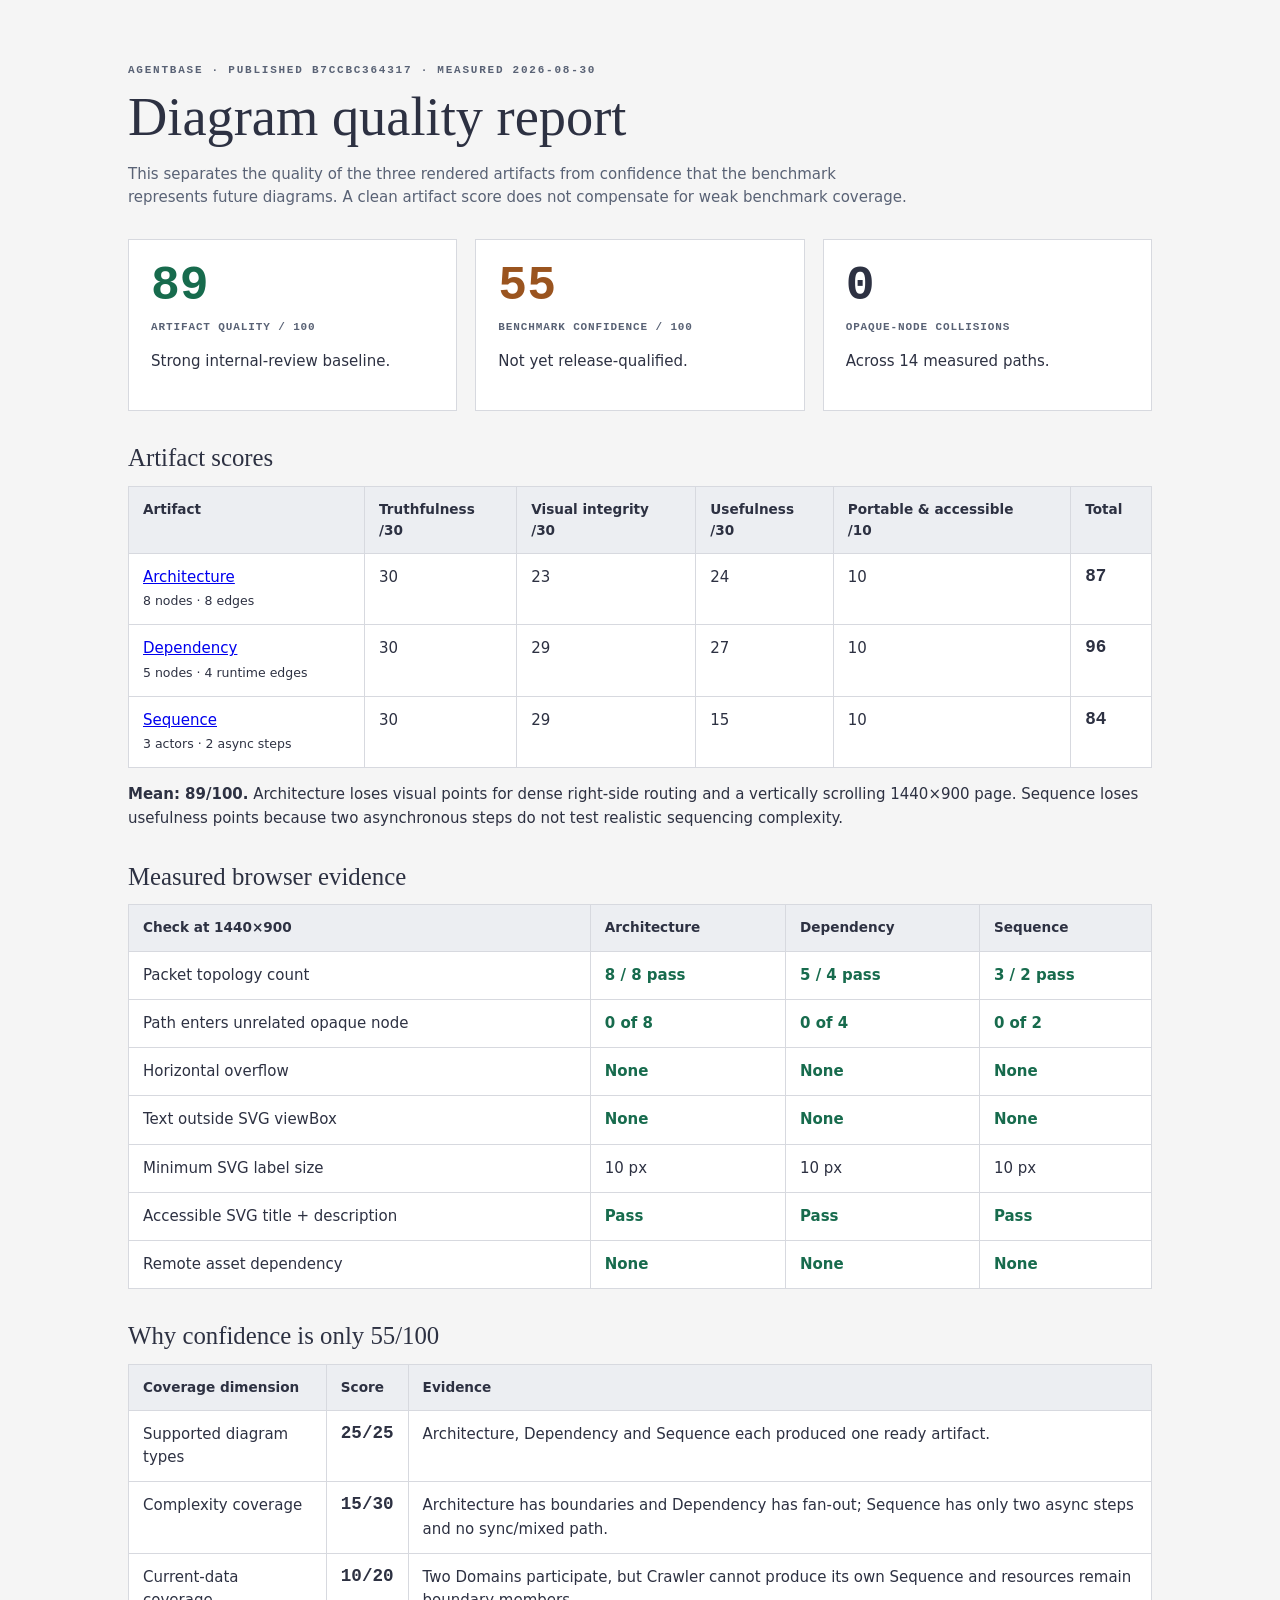
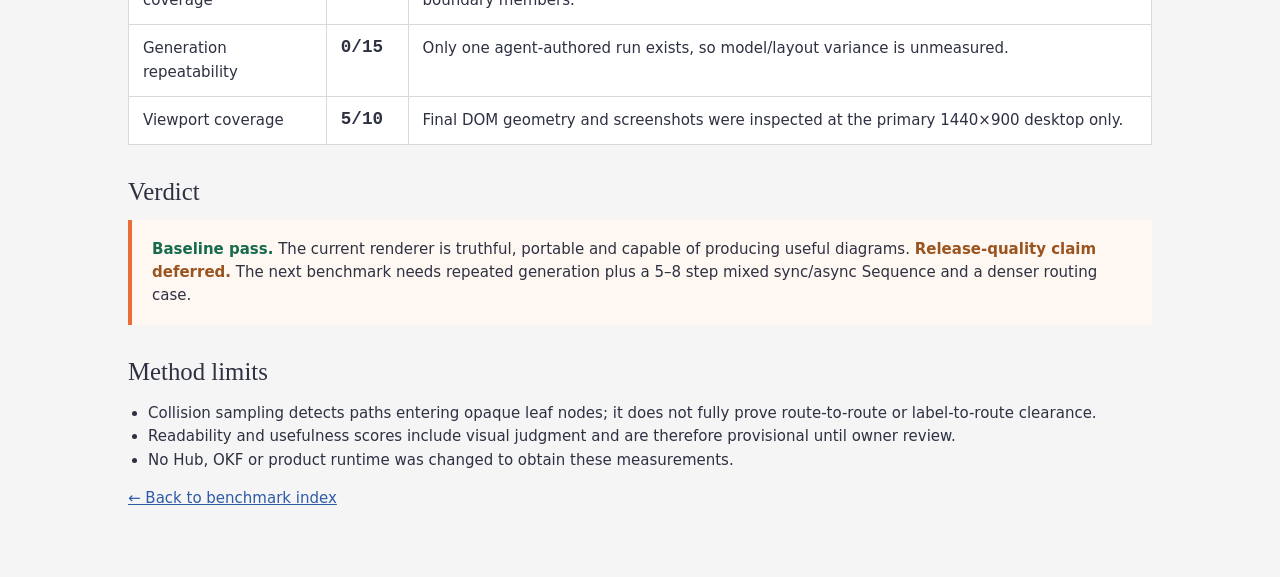
<file: review/diagram-benchmark-b7ccbc3/quality-report.html>
<!doctype html>
<html lang="en">
<head>
  <meta charset="utf-8">
  <meta name="viewport" content="width=device-width, initial-scale=1">
  <title>AgentBase diagram quality report</title>
  <style>
    :root{--paper:#f5f5f5;--ink:#2d3142;--muted:#596275;--accent:#eb6c36;--blue:#2e5aa8;--line:#d7d9df;--good:#176b4d;--warn:#9a541f}*{box-sizing:border-box}body{margin:0;background:var(--paper);color:var(--ink);font:15px/1.55 system-ui,-apple-system,"Segoe UI",sans-serif}main{max-width:1080px;margin:auto;padding:52px 28px}.eyebrow{color:var(--muted);font:700 11px/1.4 ui-monospace,monospace;letter-spacing:.16em;text-transform:uppercase}h1{font:400 clamp(2rem,5vw,3.4rem)/1.05 Georgia,serif;margin:.4rem 0 1rem}h2{font:400 1.55rem/1.2 Georgia,serif;margin:2rem 0 .8rem}.lede{max-width:780px;color:var(--muted)}.scores{display:grid;grid-template-columns:repeat(auto-fit,minmax(230px,1fr));gap:18px;margin:30px 0}.score{background:#fff;border:1px solid var(--line);padding:22px}.number{font:700 3rem/1 ui-monospace,monospace}.good{color:var(--good)}.warn{color:var(--warn)}.label{color:var(--muted);font:700 11px/1.4 ui-monospace,monospace;letter-spacing:.08em;text-transform:uppercase;margin-top:.6rem}table{width:100%;border-collapse:collapse;background:#fff}th,td{text-align:left;vertical-align:top;padding:12px 14px;border:1px solid var(--line)}th{background:#eceef2;font-size:.85rem}td.score-cell{font:700 1.1rem ui-monospace,monospace}.pass{color:var(--good);font-weight:700}.caution{color:var(--warn);font-weight:700}code{font-family:ui-monospace,monospace;font-size:.9em}.method{background:#fff8f2;border-left:4px solid var(--accent);padding:18px 20px}.back{color:var(--blue)}ul{padding-left:1.25rem}</style>
</head>
<body>
<main>
  <p class="eyebrow">AgentBase · Published b7ccbc364317 · measured 2026-08-30</p>
  <h1>Diagram quality report</h1>
  <p class="lede">This separates the quality of the three rendered artifacts from confidence that the benchmark represents future diagrams. A clean artifact score does not compensate for weak benchmark coverage.</p>
  <div class="scores">
    <div class="score"><div class="number good">89</div><div class="label">Artifact quality / 100</div><p>Strong internal-review baseline.</p></div>
    <div class="score"><div class="number warn">55</div><div class="label">Benchmark confidence / 100</div><p>Not yet release-qualified.</p></div>
    <div class="score"><div class="number">0</div><div class="label">Opaque-node collisions</div><p>Across 14 measured paths.</p></div>
  </div>

  <h2>Artifact scores</h2>
  <table>
    <thead><tr><th>Artifact</th><th>Truthfulness<br>/30</th><th>Visual integrity<br>/30</th><th>Usefulness<br>/30</th><th>Portable & accessible<br>/10</th><th>Total</th></tr></thead>
    <tbody>
      <tr><td><a href="architecture.html">Architecture</a><br><small>8 nodes · 8 edges</small></td><td>30</td><td>23</td><td>24</td><td>10</td><td class="score-cell">87</td></tr>
      <tr><td><a href="dependency.html">Dependency</a><br><small>5 nodes · 4 runtime edges</small></td><td>30</td><td>29</td><td>27</td><td>10</td><td class="score-cell">96</td></tr>
      <tr><td><a href="sequence.html">Sequence</a><br><small>3 actors · 2 async steps</small></td><td>30</td><td>29</td><td>15</td><td>10</td><td class="score-cell">84</td></tr>
    </tbody>
  </table>
  <p><strong>Mean: 89/100.</strong> Architecture loses visual points for dense right-side routing and a vertically scrolling 1440×900 page. Sequence loses usefulness points because two asynchronous steps do not test realistic sequencing complexity.</p>

  <h2>Measured browser evidence</h2>
  <table>
    <thead><tr><th>Check at 1440×900</th><th>Architecture</th><th>Dependency</th><th>Sequence</th></tr></thead>
    <tbody>
      <tr><td>Packet topology count</td><td class="pass">8 / 8 pass</td><td class="pass">5 / 4 pass</td><td class="pass">3 / 2 pass</td></tr>
      <tr><td>Path enters unrelated opaque node</td><td class="pass">0 of 8</td><td class="pass">0 of 4</td><td class="pass">0 of 2</td></tr>
      <tr><td>Horizontal overflow</td><td class="pass">None</td><td class="pass">None</td><td class="pass">None</td></tr>
      <tr><td>Text outside SVG viewBox</td><td class="pass">None</td><td class="pass">None</td><td class="pass">None</td></tr>
      <tr><td>Minimum SVG label size</td><td>10 px</td><td>10 px</td><td>10 px</td></tr>
      <tr><td>Accessible SVG title + description</td><td class="pass">Pass</td><td class="pass">Pass</td><td class="pass">Pass</td></tr>
      <tr><td>Remote asset dependency</td><td class="pass">None</td><td class="pass">None</td><td class="pass">None</td></tr>
    </tbody>
  </table>

  <h2>Why confidence is only 55/100</h2>
  <table>
    <thead><tr><th>Coverage dimension</th><th>Score</th><th>Evidence</th></tr></thead>
    <tbody>
      <tr><td>Supported diagram types</td><td class="score-cell">25/25</td><td>Architecture, Dependency and Sequence each produced one ready artifact.</td></tr>
      <tr><td>Complexity coverage</td><td class="score-cell">15/30</td><td>Architecture has boundaries and Dependency has fan-out; Sequence has only two async steps and no sync/mixed path.</td></tr>
      <tr><td>Current-data coverage</td><td class="score-cell">10/20</td><td>Two Domains participate, but Crawler cannot produce its own Sequence and resources remain boundary members.</td></tr>
      <tr><td>Generation repeatability</td><td class="score-cell">0/15</td><td>Only one agent-authored run exists, so model/layout variance is unmeasured.</td></tr>
      <tr><td>Viewport coverage</td><td class="score-cell">5/10</td><td>Final DOM geometry and screenshots were inspected at the primary 1440×900 desktop only.</td></tr>
    </tbody>
  </table>

  <h2>Verdict</h2>
  <div class="method"><strong class="pass">Baseline pass.</strong> The current renderer is truthful, portable and capable of producing useful diagrams. <strong class="caution">Release-quality claim deferred.</strong> The next benchmark needs repeated generation plus a 5–8 step mixed sync/async Sequence and a denser routing case.</div>

  <h2>Method limits</h2>
  <ul>
    <li>Collision sampling detects paths entering opaque leaf nodes; it does not fully prove route-to-route or label-to-route clearance.</li>
    <li>Readability and usefulness scores include visual judgment and are therefore provisional until owner review.</li>
    <li>No Hub, OKF or product runtime was changed to obtain these measurements.</li>
  </ul>
  <p><a class="back" href="index.html">← Back to benchmark index</a></p>
</main>
</body>
</html>
</file>
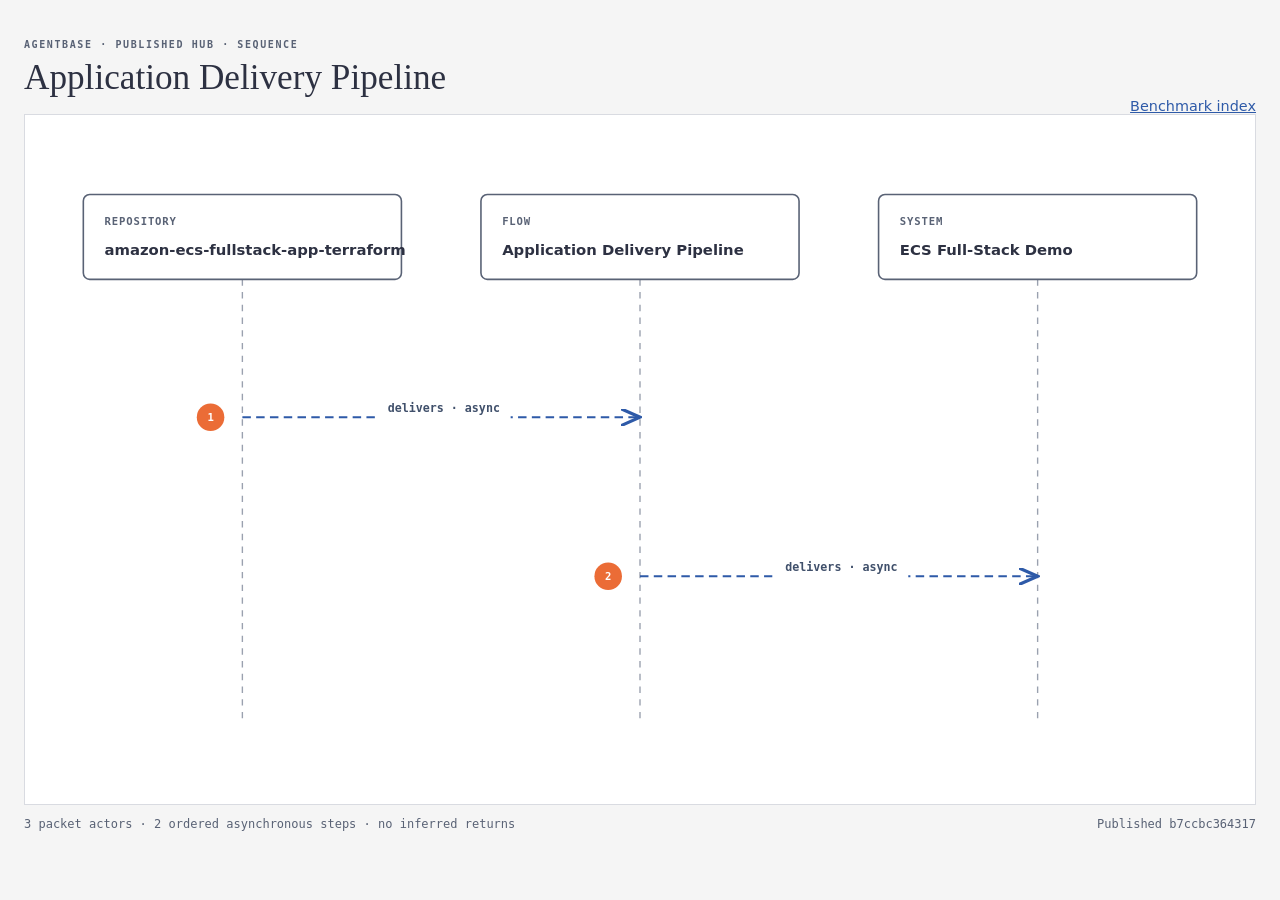
<file: review/diagram-benchmark-b7ccbc3/sequence.html>
<!doctype html>
<html lang="en">
<head>
  <meta charset="utf-8">
  <meta name="viewport" content="width=device-width, initial-scale=1">
  <title>Application delivery sequence · AgentBase</title>
  <style>
    *,*::before,*::after{box-sizing:border-box;margin:0;padding:0}:root{--paper:#f5f5f5;--ink:#2d3142;--muted:#596275;--accent:#eb6c36;--blue:#2e5aa8;--sans:system-ui,-apple-system,"Segoe UI",sans-serif;--serif:Georgia,"Times New Roman",serif;--mono:ui-monospace,"SFMono-Regular",Consolas,monospace}body{background:var(--paper);color:var(--ink);font-family:var(--sans);min-height:100vh;padding:38px 24px}main{margin:auto;max-width:1240px}.top{display:flex;justify-content:space-between;gap:24px;align-items:end}.eyebrow{color:var(--muted);font:700 10px/1.4 var(--mono);letter-spacing:.16em;text-transform:uppercase}h1{font:400 clamp(1.6rem,3vw,2.2rem)/1.15 var(--serif);margin:.35rem 0 1rem}.back{color:var(--blue);font-size:.9rem}svg{display:block;min-width:1000px;width:100%;background:#fff;border:1px solid #d9dbe1}.actor{fill:#fff;stroke:#596275;stroke-width:1.5}.lifeline{stroke:#9aa1af;stroke-width:1.3;stroke-dasharray:6 6}.message{fill:none;stroke:#2e5aa8;stroke-width:2;stroke-dasharray:8 5}.label-bg{fill:#fff}.title{fill:#2d3142;font:600 14px var(--sans)}.kind{fill:#596275;font:700 10px var(--mono);letter-spacing:.08em;text-transform:uppercase}.message-label{fill:#40506b;font:600 11px var(--mono)}.step{fill:#eb6c36}.step-text{fill:#fff;font:700 10px var(--mono)}.footer{display:flex;justify-content:space-between;gap:20px;color:var(--muted);font:12px/1.5 var(--mono);margin-top:10px}</style>
</head>
<body>
<main>
  <div class="top"><div><p class="eyebrow">AgentBase · Published Hub · Sequence</p><h1>Application Delivery Pipeline</h1></div><a class="back" href="index.html">Benchmark index</a></div>
  <svg viewBox="0 0 1160 650" xmlns="http://www.w3.org/2000/svg" role="img" aria-labelledby="diagram-title diagram-desc">
    <title id="diagram-title">Application Delivery Pipeline sequence</title>
    <desc id="diagram-desc">Three Published actors and two ordered asynchronous delivery steps from repository through pipeline to the ECS system.</desc>
    <defs><marker id="arrow-open" markerWidth="10" markerHeight="8" refX="9" refY="4" orient="auto"><polyline points="0 0,9 4,0 8" fill="none" stroke="#2e5aa8" stroke-width="1.5"/></marker></defs>
    <rect width="1160" height="650" fill="#fff"/>
    <!-- lifelines and messages before actors -->
    <line class="lifeline" x1="205" y1="155" x2="205" y2="575"/><line class="lifeline" x1="580" y1="155" x2="580" y2="575"/><line class="lifeline" x1="955" y1="155" x2="955" y2="575"/>
    <path class="message" marker-end="url(#arrow-open)" d="M205 285 H580"/>
    <path class="message" marker-end="url(#arrow-open)" d="M580 435 H955"/>
    <rect class="label-bg" x="330" y="264" width="128" height="24"/><text class="message-label" x="342" y="280">delivers · async</text>
    <rect class="label-bg" x="705" y="414" width="128" height="24"/><text class="message-label" x="717" y="430">delivers · async</text>
    <circle class="step" cx="175" cy="285" r="13"/><text class="step-text" x="172" y="289">1</text><circle class="step" cx="550" cy="435" r="13"/><text class="step-text" x="547" y="439">2</text>
    <!-- exact flow actors -->
    <rect class="actor" x="55" y="75" width="300" height="80" rx="6"/><text class="kind" x="75" y="104">Repository</text><text class="title" x="75" y="132">amazon-ecs-fullstack-app-terraform</text>
    <rect class="actor" x="430" y="75" width="300" height="80" rx="6"/><text class="kind" x="450" y="104">Flow</text><text class="title" x="450" y="132">Application Delivery Pipeline</text>
    <rect class="actor" x="805" y="75" width="300" height="80" rx="6"/><text class="kind" x="825" y="104">System</text><text class="title" x="825" y="132">ECS Full-Stack Demo</text>
  </svg>
  <div class="footer"><span>3 packet actors · 2 ordered asynchronous steps · no inferred returns</span><span>Published b7ccbc364317</span></div>
</main>
</body>
</html>
</file>
<file: crawler-c0/assets/app.css>
:root {
  color-scheme: dark;
  --paper: #070a10;
  --panel: #0e1420;
  --ink: #f4f6fa;
  --muted: #8995a8;
  --rule: #202b3c;
  --accent: #ff7657;
  --blue: #58a6ff;
  --violet: #ae8cff;
  --green: #55c995;
  --amber: #f4be5b;
  --sans: Inter, ui-sans-serif, system-ui, -apple-system, "Segoe UI", sans-serif;
  --mono: ui-monospace, "SFMono-Regular", Consolas, monospace;
}
* { box-sizing: border-box; }
html, body { margin: 0; min-height: 100%; background: var(--paper); color: var(--ink); font-family: var(--sans); }
body { background: radial-gradient(circle at 45% -15%, #172844 0, transparent 42%), var(--paper); }
.shell { min-height: 100vh; padding: 22px; }
.topbar { align-items: end; display: flex; justify-content: space-between; margin: 0 auto 16px; max-width: 1680px; }
.eyebrow, .section-label { color: var(--muted); font-family: var(--mono); font-size: 10px; letter-spacing: .14em; margin: 0 0 8px; text-transform: uppercase; }
h1 { font-size: clamp(29px, 3vw, 42px); font-weight: 620; letter-spacing: -.04em; margin: 0; }
.text-button { background: transparent; border: 0; color: var(--blue); font-size: 10px; margin-top: 5px; padding: 0; }
.text-button:hover { background: transparent; color: #a8d2ff; }
.snapshot { color: var(--muted); font-family: var(--mono); font-size: 10px; max-width: 440px; overflow-wrap: anywhere; text-align: right; }
.workspace { background: var(--rule); border: 1px solid var(--rule); border-radius: 16px; display: grid; gap: 1px; grid-template-columns: 260px minmax(520px, 1fr); height: calc(100vh - 110px); margin: auto; max-width: 1680px; min-height: 620px; overflow: hidden; position: relative; box-shadow: 0 24px 80px rgba(0, 0, 0, .28); }
.controls, .details { background: rgba(14, 20, 32, .96); overflow: auto; padding: 22px; }
.details { bottom: 0; box-shadow: -18px 0 50px rgba(0,0,0,.35); display: none; max-width: 360px; position: absolute; right: 0; top: 0; width: min(88vw, 360px); z-index: 5; }
.details.is-open { display: block; }
.details-heading { align-items: start; display: flex; justify-content: space-between; }
.icon-button { background: transparent; border: 0; color: var(--muted); font-size: 22px; line-height: 1; padding: 0 4px; }
.icon-button:hover { background: #19283d; color: var(--ink); }
.primary-button { background: var(--accent); border-color: #ffb5a3; color: #170d0b; font-size: 11px; font-weight: 700; margin-top: 8px; padding: 9px 12px; width: 100%; }
.primary-button:disabled { cursor: not-allowed; opacity: .35; }
.stage { background-color: #09101a; background-image: linear-gradient(rgba(255,255,255,.025) 1px, transparent 1px), linear-gradient(90deg, rgba(255,255,255,.025) 1px, transparent 1px); background-size: 28px 28px; min-width: 0; overflow: hidden; position: relative; }
#graph { height: 100%; outline: none; width: 100%; }
#graph:focus-visible { box-shadow: inset 0 0 0 2px var(--blue); }
label { color: var(--muted); display: grid; font-size: 11px; gap: 7px; }
.search-label { margin-bottom: 7px; }
input, select, button { border: 1px solid var(--rule); border-radius: 8px; color: var(--ink); font: inherit; }
input, select { background: #111a28; outline: none; padding: 10px 11px; width: 100%; }
input:focus, select:focus, button:focus-visible { border-color: var(--blue); box-shadow: 0 0 0 2px rgba(88, 166, 255, .14); outline: none; }
.control-grid { display: grid; gap: 10px; margin: 14px 0 18px; }
.toggle { align-items: center; background: #111a28; border: 1px solid var(--rule); border-radius: 8px; display: flex; gap: 9px; margin-bottom: 24px; padding: 10px 11px; }
.toggle input { accent-color: var(--amber); height: 14px; margin: 0; padding: 0; width: 14px; }
.toggle:has(input:disabled) { opacity: .45; }
.button-row { display: grid; gap: 7px; grid-template-columns: repeat(3, 1fr); }
button { background: #131d2c; cursor: pointer; padding: 8px 5px; }
button:hover { background: #19283d; border-color: #365679; }
.hint { color: var(--muted); font-size: 11px; line-height: 1.55; margin: 16px 0; }
.stats { border-bottom: 1px solid var(--rule); border-top: 1px solid var(--rule); color: #aab4c3; font-family: var(--mono); font-size: 10px; line-height: 1.75; padding: 12px 0; white-space: pre-line; }
.legend { display: grid; gap: 9px; margin-top: 18px; }
.legend span { align-items: center; color: var(--muted); display: flex; font-size: 11px; gap: 8px; }
.swatch { background: var(--green); border: 1px solid rgba(255,255,255,.35); border-radius: 4px; height: 9px; width: 14px; }
.swatch.system { background: var(--blue); }.swatch.repository { background: rgba(117,82,185,.28); border: 1px solid var(--violet); }.swatch.embedded { background: #263b35; border: 1px dashed var(--amber); }.swatch.runtime { background: var(--blue); border-radius: 1px; height: 2px; }.swatch.boundary { background: transparent; border: 1px dashed #8e99aa; }
.details h2 { font-size: 20px; line-height: 1.25; margin: 4px 0 5px; }
.detail-type { color: var(--blue); font-family: var(--mono); font-size: 10px; margin: 0 0 18px; text-transform: uppercase; }
.detail-description { color: #c3cad5; font-size: 13px; line-height: 1.6; }
.meta-block { border-top: 1px solid var(--rule); margin-top: 18px; padding-top: 14px; }
.meta-block h3 { color: var(--muted); font-family: var(--mono); font-size: 9px; letter-spacing: .12em; margin: 0 0 9px; text-transform: uppercase; }
.meta-block li { color: #aeb8c7; font-size: 11px; line-height: 1.55; overflow-wrap: anywhere; }
.meta-block ul { margin: 0; padding-left: 16px; }
.meta-block code { color: #d3dded; font-family: var(--mono); font-size: 10px; overflow-wrap: anywhere; }
.evidence-summary { color: #d0d7e2; font-family: var(--mono); font-size: 10px; margin: 0 0 8px; }
.evidence-block details { border-top: 1px dashed #2b394d; margin-top: 10px; padding-top: 9px; }
.evidence-block summary { color: var(--blue); cursor: pointer; font-size: 10px; }
.exact-evidence { margin-top: 9px !important; }
.dialog-note { color: var(--muted); font-size: 11px; line-height: 1.55; margin: 20px 0 0; }
dialog { background: transparent; border: 0; color: var(--ink); max-width: min(680px, calc(100vw - 32px)); padding: 0; width: 100%; }
dialog::backdrop { background: rgba(2, 5, 10, .78); backdrop-filter: blur(3px); }
.document-card { background: var(--panel); border: 1px solid #3b4c65; border-radius: 16px; box-shadow: 0 24px 90px rgba(0,0,0,.55); max-height: min(780px, calc(100vh - 32px)); overflow: auto; padding: 24px; }
.fallback { inset: 0; padding: 15%; position: absolute; text-align: center; }
.fallback h2 { font-size: 27px; margin-bottom: 10px; }.fallback p { color: var(--muted); line-height: 1.6; }
@media (max-width: 1050px) {
  .workspace { grid-template-columns: 230px 1fr; }
}
@media (max-width: 720px) {
  .shell { padding: 10px; }.snapshot { display: none; }.workspace { grid-template-columns: 1fr; height: auto; min-height: 0; }.stage { height: 64vh; min-height: 480px; }.controls { order: 2; }
}
</file>
<file: crawler/assets/app.css>
:root {
  color-scheme: dark;
  --paper: #070a10;
  --panel: #0e1420;
  --ink: #f4f6fa;
  --muted: #8995a8;
  --rule: #202b3c;
  --accent: #ff7657;
  --blue: #58a6ff;
  --violet: #ae8cff;
  --green: #55c995;
  --amber: #f4be5b;
  --sans: Inter, ui-sans-serif, system-ui, -apple-system, "Segoe UI", sans-serif;
  --mono: ui-monospace, "SFMono-Regular", Consolas, monospace;
}
* { box-sizing: border-box; }
html, body { margin: 0; min-height: 100%; background: var(--paper); color: var(--ink); font-family: var(--sans); }
body { background: radial-gradient(circle at 45% -15%, #172844 0, transparent 42%), var(--paper); }
.shell { min-height: 100vh; padding: 22px; }
.topbar { align-items: end; display: flex; justify-content: space-between; margin: 0 auto 16px; max-width: 1680px; }
.eyebrow, .section-label { color: var(--muted); font-family: var(--mono); font-size: 10px; letter-spacing: .14em; margin: 0 0 8px; text-transform: uppercase; }
h1 { font-size: clamp(29px, 3vw, 42px); font-weight: 620; letter-spacing: -.04em; margin: 0; }
.text-button { background: transparent; border: 0; color: var(--blue); font-size: 10px; margin-top: 5px; padding: 0; }
.text-button:hover { background: transparent; color: #a8d2ff; }
.snapshot { color: var(--muted); font-family: var(--mono); font-size: 10px; max-width: 440px; overflow-wrap: anywhere; text-align: right; }
.workspace { background: var(--rule); border: 1px solid var(--rule); border-radius: 16px; display: grid; gap: 1px; grid-template-columns: 260px minmax(520px, 1fr); height: calc(100vh - 110px); margin: auto; max-width: 1680px; min-height: 620px; overflow: hidden; position: relative; box-shadow: 0 24px 80px rgba(0, 0, 0, .28); }
.controls, .details { background: rgba(14, 20, 32, .96); overflow: auto; padding: 22px; }
.details { bottom: 0; box-shadow: -18px 0 50px rgba(0,0,0,.35); display: none; max-width: 360px; position: absolute; right: 0; top: 0; width: min(88vw, 360px); z-index: 5; }
.details.is-open { display: block; }
.details-heading { align-items: start; display: flex; justify-content: space-between; }
.icon-button { background: transparent; border: 0; color: var(--muted); font-size: 22px; line-height: 1; padding: 0 4px; }
.icon-button:hover { background: #19283d; color: var(--ink); }
.primary-button { background: var(--accent); border-color: #ffb5a3; color: #170d0b; font-size: 11px; font-weight: 700; margin-top: 8px; padding: 9px 12px; width: 100%; }
.primary-button:disabled { cursor: not-allowed; opacity: .35; }
.stage { background-color: #09101a; background-image: linear-gradient(rgba(255,255,255,.025) 1px, transparent 1px), linear-gradient(90deg, rgba(255,255,255,.025) 1px, transparent 1px); background-size: 28px 28px; min-width: 0; overflow: hidden; position: relative; }
#graph { height: 100%; outline: none; width: 100%; }
#graph:focus-visible { box-shadow: inset 0 0 0 2px var(--blue); }
label { color: var(--muted); display: grid; font-size: 11px; gap: 7px; }
.search-label { margin-bottom: 7px; }
input, select, button { border: 1px solid var(--rule); border-radius: 8px; color: var(--ink); font: inherit; }
input, select { background: #111a28; outline: none; padding: 10px 11px; width: 100%; }
input:focus, select:focus, button:focus-visible { border-color: var(--blue); box-shadow: 0 0 0 2px rgba(88, 166, 255, .14); outline: none; }
.control-grid { display: grid; gap: 10px; margin: 14px 0 18px; }
.toggle { align-items: center; background: #111a28; border: 1px solid var(--rule); border-radius: 8px; display: flex; gap: 9px; margin-bottom: 24px; padding: 10px 11px; }
.toggle input { accent-color: var(--amber); height: 14px; margin: 0; padding: 0; width: 14px; }
.toggle:has(input:disabled) { opacity: .45; }
.button-row { display: grid; gap: 7px; grid-template-columns: repeat(3, 1fr); }
button { background: #131d2c; cursor: pointer; padding: 8px 5px; }
button:hover { background: #19283d; border-color: #365679; }
.hint { color: var(--muted); font-size: 11px; line-height: 1.55; margin: 16px 0; }
.stats { border-bottom: 1px solid var(--rule); border-top: 1px solid var(--rule); color: #aab4c3; font-family: var(--mono); font-size: 10px; line-height: 1.75; padding: 12px 0; white-space: pre-line; }
.legend { display: grid; gap: 9px; margin-top: 18px; }
.legend span { align-items: center; color: var(--muted); display: flex; font-size: 11px; gap: 8px; }
.swatch { background: var(--green); border: 1px solid rgba(255,255,255,.35); border-radius: 4px; height: 9px; width: 14px; }
.swatch.system { background: var(--blue); }.swatch.repository { background: rgba(117,82,185,.28); border: 1px solid var(--violet); }.swatch.embedded { background: #263b35; border: 1px dashed var(--amber); }.swatch.runtime { background: var(--blue); border-radius: 1px; height: 2px; }.swatch.boundary { background: transparent; border: 1px dashed #8e99aa; }
.details h2 { font-size: 20px; line-height: 1.25; margin: 4px 0 5px; }
.detail-type { color: var(--blue); font-family: var(--mono); font-size: 10px; margin: 0 0 18px; text-transform: uppercase; }
.detail-description { color: #c3cad5; font-size: 13px; line-height: 1.6; }
.meta-block { border-top: 1px solid var(--rule); margin-top: 18px; padding-top: 14px; }
.meta-block h3 { color: var(--muted); font-family: var(--mono); font-size: 9px; letter-spacing: .12em; margin: 0 0 9px; text-transform: uppercase; }
.meta-block li { color: #aeb8c7; font-size: 11px; line-height: 1.55; overflow-wrap: anywhere; }
.meta-block ul { margin: 0; padding-left: 16px; }
.meta-block code { color: #d3dded; font-family: var(--mono); font-size: 10px; overflow-wrap: anywhere; }
.evidence-summary { color: #d0d7e2; font-family: var(--mono); font-size: 10px; margin: 0 0 8px; }
.evidence-block details { border-top: 1px dashed #2b394d; margin-top: 10px; padding-top: 9px; }
.evidence-block summary { color: var(--blue); cursor: pointer; font-size: 10px; }
.exact-evidence { margin-top: 9px !important; }
.dialog-note { color: var(--muted); font-size: 11px; line-height: 1.55; margin: 20px 0 0; }
dialog { background: transparent; border: 0; color: var(--ink); max-width: min(680px, calc(100vw - 32px)); padding: 0; width: 100%; }
dialog::backdrop { background: rgba(2, 5, 10, .78); backdrop-filter: blur(3px); }
.document-card { background: var(--panel); border: 1px solid #3b4c65; border-radius: 16px; box-shadow: 0 24px 90px rgba(0,0,0,.55); max-height: min(780px, calc(100vh - 32px)); overflow: auto; padding: 24px; }
.fallback { inset: 0; padding: 15%; position: absolute; text-align: center; }
.fallback h2 { font-size: 27px; margin-bottom: 10px; }.fallback p { color: var(--muted); line-height: 1.6; }
@media (max-width: 1050px) {
  .workspace { grid-template-columns: 230px 1fr; }
}
@media (max-width: 720px) {
  .shell { padding: 10px; }.snapshot { display: none; }.workspace { grid-template-columns: 1fr; height: auto; min-height: 0; }.stage { height: 64vh; min-height: 480px; }.controls { order: 2; }
}
</file>
<file: iroco2/assets/app.css>
:root {
  color-scheme: dark;
  --paper: #070a10;
  --panel: #0e1420;
  --ink: #f4f6fa;
  --muted: #8995a8;
  --rule: #202b3c;
  --accent: #ff7657;
  --blue: #58a6ff;
  --violet: #ae8cff;
  --green: #55c995;
  --amber: #f4be5b;
  --sans: Inter, ui-sans-serif, system-ui, -apple-system, "Segoe UI", sans-serif;
  --mono: ui-monospace, "SFMono-Regular", Consolas, monospace;
}
* { box-sizing: border-box; }
html, body { margin: 0; min-height: 100%; background: var(--paper); color: var(--ink); font-family: var(--sans); }
body { background: radial-gradient(circle at 45% -15%, #172844 0, transparent 42%), var(--paper); }
.shell { min-height: 100vh; padding: 22px; }
.topbar { align-items: end; display: flex; justify-content: space-between; margin: 0 auto 16px; max-width: 1680px; }
.eyebrow, .section-label { color: var(--muted); font-family: var(--mono); font-size: 10px; letter-spacing: .14em; margin: 0 0 8px; text-transform: uppercase; }
h1 { font-size: clamp(29px, 3vw, 42px); font-weight: 620; letter-spacing: -.04em; margin: 0; }
.text-button { background: transparent; border: 0; color: var(--blue); font-size: 10px; margin-top: 5px; padding: 0; }
.text-button:hover { background: transparent; color: #a8d2ff; }
.snapshot { color: var(--muted); font-family: var(--mono); font-size: 10px; max-width: 440px; overflow-wrap: anywhere; text-align: right; }
.workspace { background: var(--rule); border: 1px solid var(--rule); border-radius: 16px; display: grid; gap: 1px; grid-template-columns: 260px minmax(520px, 1fr); height: calc(100vh - 110px); margin: auto; max-width: 1680px; min-height: 620px; overflow: hidden; position: relative; box-shadow: 0 24px 80px rgba(0, 0, 0, .28); }
.controls, .details { background: rgba(14, 20, 32, .96); overflow: auto; padding: 22px; }
.details { bottom: 0; box-shadow: -18px 0 50px rgba(0,0,0,.35); display: none; max-width: 360px; position: absolute; right: 0; top: 0; width: min(88vw, 360px); z-index: 5; }
.details.is-open { display: block; }
.details-heading { align-items: start; display: flex; justify-content: space-between; }
.icon-button { background: transparent; border: 0; color: var(--muted); font-size: 22px; line-height: 1; padding: 0 4px; }
.icon-button:hover { background: #19283d; color: var(--ink); }
.primary-button { background: var(--accent); border-color: #ffb5a3; color: #170d0b; font-size: 11px; font-weight: 700; margin-top: 8px; padding: 9px 12px; width: 100%; }
.primary-button:disabled { cursor: not-allowed; opacity: .35; }
.stage { background-color: #09101a; background-image: linear-gradient(rgba(255,255,255,.025) 1px, transparent 1px), linear-gradient(90deg, rgba(255,255,255,.025) 1px, transparent 1px); background-size: 28px 28px; min-width: 0; overflow: hidden; position: relative; }
#graph { height: 100%; outline: none; width: 100%; }
#graph:focus-visible { box-shadow: inset 0 0 0 2px var(--blue); }
label { color: var(--muted); display: grid; font-size: 11px; gap: 7px; }
.search-label { margin-bottom: 7px; }
input, select, button { border: 1px solid var(--rule); border-radius: 8px; color: var(--ink); font: inherit; }
input, select { background: #111a28; outline: none; padding: 10px 11px; width: 100%; }
input:focus, select:focus, button:focus-visible { border-color: var(--blue); box-shadow: 0 0 0 2px rgba(88, 166, 255, .14); outline: none; }
.control-grid { display: grid; gap: 10px; margin: 14px 0 18px; }
.toggle { align-items: center; background: #111a28; border: 1px solid var(--rule); border-radius: 8px; display: flex; gap: 9px; margin-bottom: 24px; padding: 10px 11px; }
.toggle input { accent-color: var(--amber); height: 14px; margin: 0; padding: 0; width: 14px; }
.toggle:has(input:disabled) { opacity: .45; }
.button-row { display: grid; gap: 7px; grid-template-columns: repeat(3, 1fr); }
button { background: #131d2c; cursor: pointer; padding: 8px 5px; }
button:hover { background: #19283d; border-color: #365679; }
.hint { color: var(--muted); font-size: 11px; line-height: 1.55; margin: 16px 0; }
.stats { border-bottom: 1px solid var(--rule); border-top: 1px solid var(--rule); color: #aab4c3; font-family: var(--mono); font-size: 10px; line-height: 1.75; padding: 12px 0; white-space: pre-line; }
.legend { display: grid; gap: 9px; margin-top: 18px; }
.legend span { align-items: center; color: var(--muted); display: flex; font-size: 11px; gap: 8px; }
.swatch { background: var(--green); border: 1px solid rgba(255,255,255,.35); border-radius: 4px; height: 9px; width: 14px; }
.swatch.system { background: var(--blue); }.swatch.repository { background: rgba(117,82,185,.28); border: 1px solid var(--violet); }.swatch.embedded { background: #263b35; border: 1px dashed var(--amber); }.swatch.runtime { background: var(--blue); border-radius: 1px; height: 2px; }.swatch.boundary { background: transparent; border: 1px dashed #8e99aa; }
.details h2 { font-size: 20px; line-height: 1.25; margin: 4px 0 5px; }
.detail-type { color: var(--blue); font-family: var(--mono); font-size: 10px; margin: 0 0 18px; text-transform: uppercase; }
.detail-description { color: #c3cad5; font-size: 13px; line-height: 1.6; }
.meta-block { border-top: 1px solid var(--rule); margin-top: 18px; padding-top: 14px; }
.meta-block h3 { color: var(--muted); font-family: var(--mono); font-size: 9px; letter-spacing: .12em; margin: 0 0 9px; text-transform: uppercase; }
.meta-block li { color: #aeb8c7; font-size: 11px; line-height: 1.55; overflow-wrap: anywhere; }
.meta-block ul { margin: 0; padding-left: 16px; }
.meta-block code { color: #d3dded; font-family: var(--mono); font-size: 10px; overflow-wrap: anywhere; }
.evidence-summary { color: #d0d7e2; font-family: var(--mono); font-size: 10px; margin: 0 0 8px; }
.evidence-block details { border-top: 1px dashed #2b394d; margin-top: 10px; padding-top: 9px; }
.evidence-block summary { color: var(--blue); cursor: pointer; font-size: 10px; }
.exact-evidence { margin-top: 9px !important; }
.dialog-note { color: var(--muted); font-size: 11px; line-height: 1.55; margin: 20px 0 0; }
dialog { background: transparent; border: 0; color: var(--ink); max-width: min(680px, calc(100vw - 32px)); padding: 0; width: 100%; }
dialog::backdrop { background: rgba(2, 5, 10, .78); backdrop-filter: blur(3px); }
.document-card { background: var(--panel); border: 1px solid #3b4c65; border-radius: 16px; box-shadow: 0 24px 90px rgba(0,0,0,.55); max-height: min(780px, calc(100vh - 32px)); overflow: auto; padding: 24px; }
.fallback { inset: 0; padding: 15%; position: absolute; text-align: center; }
.fallback h2 { font-size: 27px; margin-bottom: 10px; }.fallback p { color: var(--muted); line-height: 1.6; }
@media (max-width: 1050px) {
  .workspace { grid-template-columns: 230px 1fr; }
}
@media (max-width: 720px) {
  .shell { padding: 10px; }.snapshot { display: none; }.workspace { grid-template-columns: 1fr; height: auto; min-height: 0; }.stage { height: 64vh; min-height: 480px; }.controls { order: 2; }
}
</file>
<file: test/crawler/assets/app.css>
:root {
  color-scheme: dark;
  --paper: #070a10;
  --panel: #0e1420;
  --ink: #f4f6fa;
  --muted: #8995a8;
  --rule: #202b3c;
  --accent: #ff7657;
  --blue: #58a6ff;
  --violet: #ae8cff;
  --green: #55c995;
  --amber: #f4be5b;
  --sans: Inter, ui-sans-serif, system-ui, -apple-system, "Segoe UI", sans-serif;
  --mono: ui-monospace, "SFMono-Regular", Consolas, monospace;
}
* { box-sizing: border-box; }
html, body { margin: 0; min-height: 100%; background: var(--paper); color: var(--ink); font-family: var(--sans); }
body { background: radial-gradient(circle at 45% -15%, #172844 0, transparent 42%), var(--paper); }
.shell { min-height: 100vh; padding: 22px; }
.topbar { align-items: end; display: flex; justify-content: space-between; margin: 0 auto 16px; max-width: 1680px; }
.eyebrow, .section-label { color: var(--muted); font-family: var(--mono); font-size: 10px; letter-spacing: .14em; margin: 0 0 8px; text-transform: uppercase; }
h1 { font-size: clamp(29px, 3vw, 42px); font-weight: 620; letter-spacing: -.04em; margin: 0; }
.snapshot { color: var(--muted); font-family: var(--mono); font-size: 10px; max-width: 440px; overflow-wrap: anywhere; text-align: right; }
.workspace { background: var(--rule); border: 1px solid var(--rule); border-radius: 16px; display: grid; gap: 1px; grid-template-columns: 260px minmax(520px, 1fr); height: calc(100vh - 110px); margin: auto; max-width: 1680px; min-height: 620px; overflow: hidden; position: relative; box-shadow: 0 24px 80px rgba(0, 0, 0, .28); }
.controls, .details { background: rgba(14, 20, 32, .96); overflow: auto; padding: 22px; }
.details { bottom: 0; box-shadow: -18px 0 50px rgba(0,0,0,.35); display: none; max-width: 360px; position: absolute; right: 0; top: 0; width: min(88vw, 360px); z-index: 5; }
.details.is-open { display: block; }
.details-heading { align-items: start; display: flex; justify-content: space-between; }
.icon-button { background: transparent; border: 0; color: var(--muted); font-size: 22px; line-height: 1; padding: 0 4px; }
.icon-button:hover { background: #19283d; color: var(--ink); }
.primary-button { background: var(--accent); border-color: #ffb5a3; color: #170d0b; font-size: 11px; font-weight: 700; margin-top: 8px; padding: 9px 12px; width: 100%; }
.primary-button:disabled { cursor: not-allowed; opacity: .35; }
.stage { background-color: #09101a; background-image: linear-gradient(rgba(255,255,255,.025) 1px, transparent 1px), linear-gradient(90deg, rgba(255,255,255,.025) 1px, transparent 1px); background-size: 28px 28px; min-width: 0; overflow: hidden; position: relative; }
#graph { height: 100%; outline: none; width: 100%; }
#graph:focus-visible { box-shadow: inset 0 0 0 2px var(--blue); }
label { color: var(--muted); display: grid; font-size: 11px; gap: 7px; }
.search-label { margin-bottom: 7px; }
input, select, button { border: 1px solid var(--rule); border-radius: 8px; color: var(--ink); font: inherit; }
input, select { background: #111a28; outline: none; padding: 10px 11px; width: 100%; }
input:focus, select:focus, button:focus-visible { border-color: var(--blue); box-shadow: 0 0 0 2px rgba(88, 166, 255, .14); outline: none; }
.control-grid { display: grid; gap: 10px; margin: 14px 0 18px; }
.toggle { align-items: center; background: #111a28; border: 1px solid var(--rule); border-radius: 8px; display: flex; gap: 9px; margin-bottom: 24px; padding: 10px 11px; }
.toggle input { accent-color: var(--amber); height: 14px; margin: 0; padding: 0; width: 14px; }
.toggle:has(input:disabled) { opacity: .45; }
.button-row { display: grid; gap: 7px; grid-template-columns: repeat(3, 1fr); }
button { background: #131d2c; cursor: pointer; padding: 8px 5px; }
button:hover { background: #19283d; border-color: #365679; }
.hint { color: var(--muted); font-size: 11px; line-height: 1.55; margin: 16px 0; }
.stats { border-bottom: 1px solid var(--rule); border-top: 1px solid var(--rule); color: #aab4c3; font-family: var(--mono); font-size: 10px; line-height: 1.75; padding: 12px 0; white-space: pre-line; }
.legend { display: grid; gap: 9px; margin-top: 18px; }
.legend span { align-items: center; color: var(--muted); display: flex; font-size: 11px; gap: 8px; }
.swatch { background: var(--green); border: 1px solid rgba(255,255,255,.35); border-radius: 4px; height: 9px; width: 14px; }
.swatch.domain { background: var(--accent); }.swatch.system { background: var(--blue); }.swatch.repository { background: var(--violet); }.swatch.runtime { background: var(--blue); border-radius: 1px; height: 2px; }.swatch.boundary { background: transparent; border: 1px dashed #8e99aa; }
.details h2 { font-size: 20px; line-height: 1.25; margin: 4px 0 5px; }
.detail-type { color: var(--blue); font-family: var(--mono); font-size: 10px; margin: 0 0 18px; text-transform: uppercase; }
.detail-description { color: #c3cad5; font-size: 13px; line-height: 1.6; }
.meta-block { border-top: 1px solid var(--rule); margin-top: 18px; padding-top: 14px; }
.meta-block h3 { color: var(--muted); font-family: var(--mono); font-size: 9px; letter-spacing: .12em; margin: 0 0 9px; text-transform: uppercase; }
.meta-block li { color: #aeb8c7; font-size: 11px; line-height: 1.55; overflow-wrap: anywhere; }
.meta-block ul { margin: 0; padding-left: 16px; }
.meta-block code { color: #d3dded; font-family: var(--mono); font-size: 10px; overflow-wrap: anywhere; }
.dialog-note { color: var(--muted); font-size: 11px; line-height: 1.55; margin: 20px 0 0; }
dialog { background: transparent; border: 0; color: var(--ink); max-width: min(680px, calc(100vw - 32px)); padding: 0; width: 100%; }
dialog::backdrop { background: rgba(2, 5, 10, .78); backdrop-filter: blur(3px); }
.document-card { background: var(--panel); border: 1px solid #3b4c65; border-radius: 16px; box-shadow: 0 24px 90px rgba(0,0,0,.55); max-height: min(780px, calc(100vh - 32px)); overflow: auto; padding: 24px; }
.fallback { inset: 0; padding: 15%; position: absolute; text-align: center; }
.fallback h2 { font-size: 27px; margin-bottom: 10px; }.fallback p { color: var(--muted); line-height: 1.6; }
@media (max-width: 1050px) {
  .workspace { grid-template-columns: 230px 1fr; }
}
@media (max-width: 720px) {
  .shell { padding: 10px; }.snapshot { display: none; }.workspace { grid-template-columns: 1fr; height: auto; min-height: 0; }.stage { height: 64vh; min-height: 480px; }.controls { order: 2; }
}
</file>
